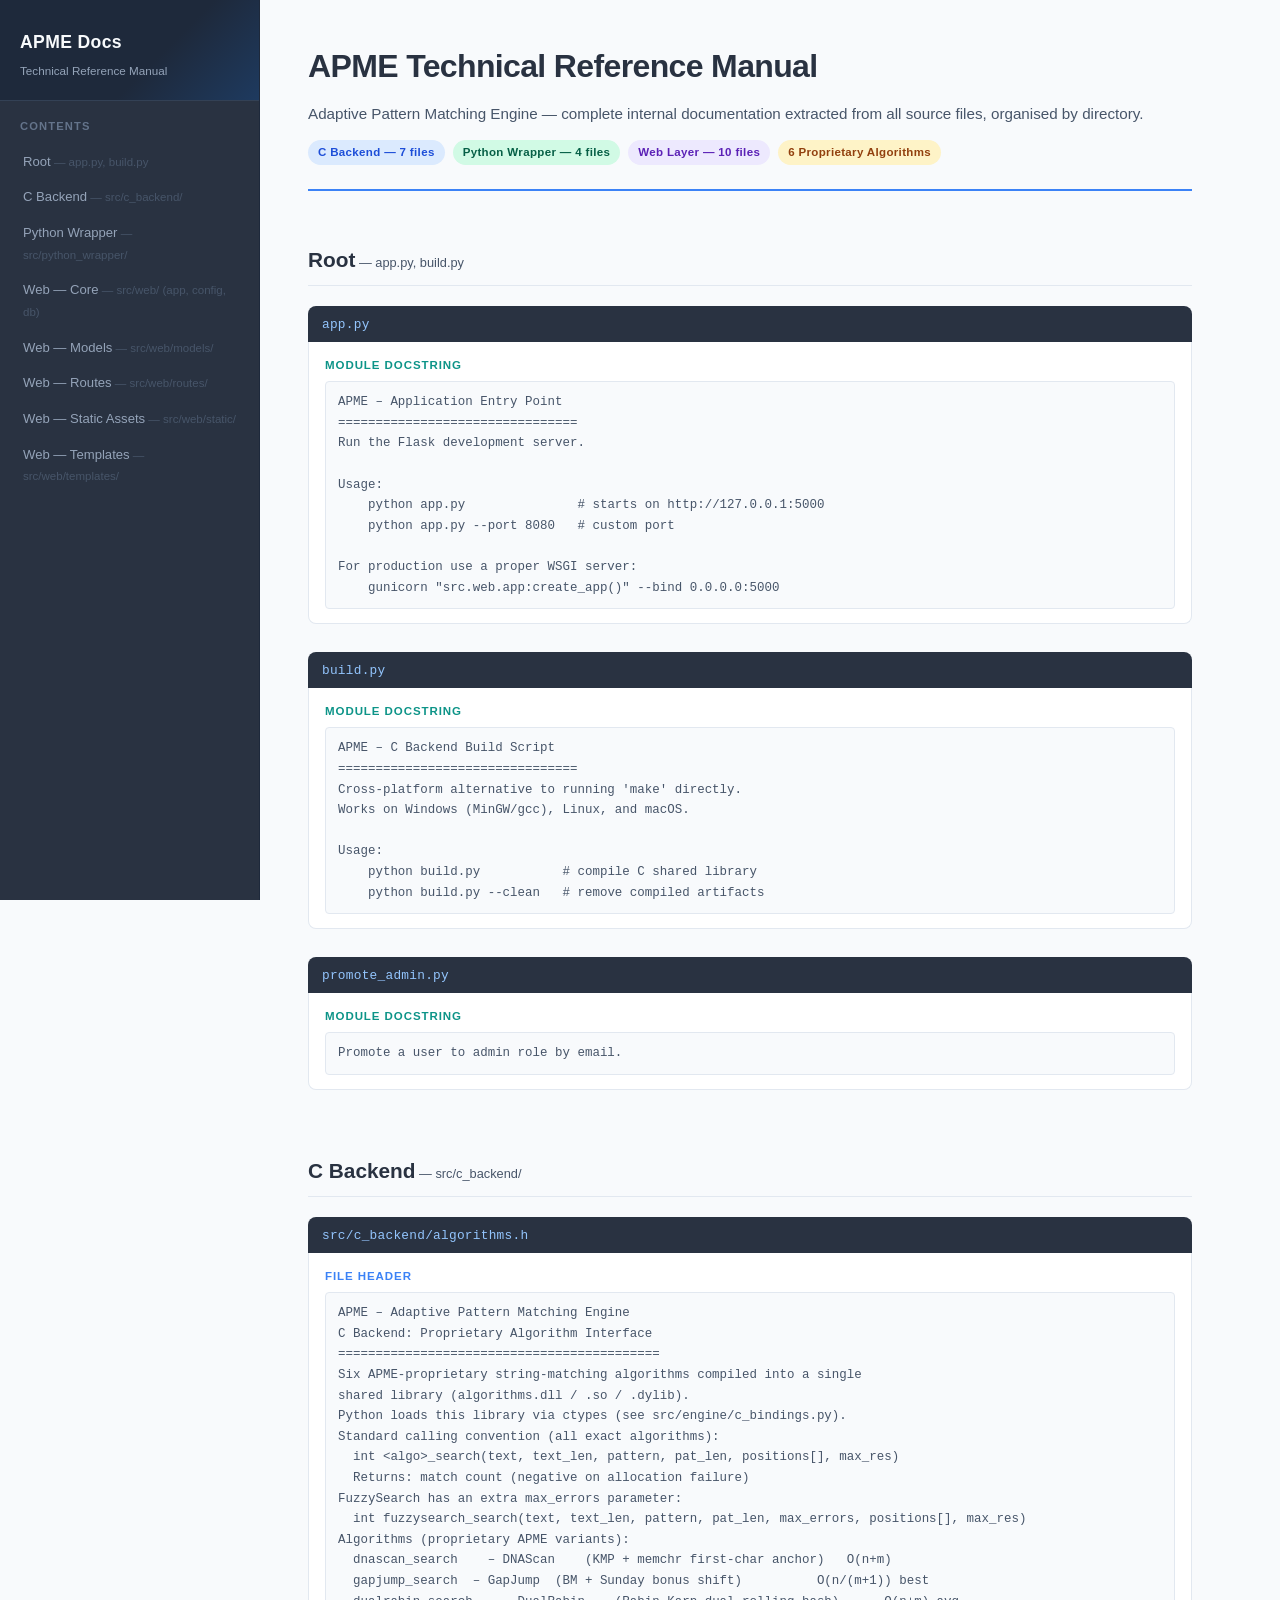
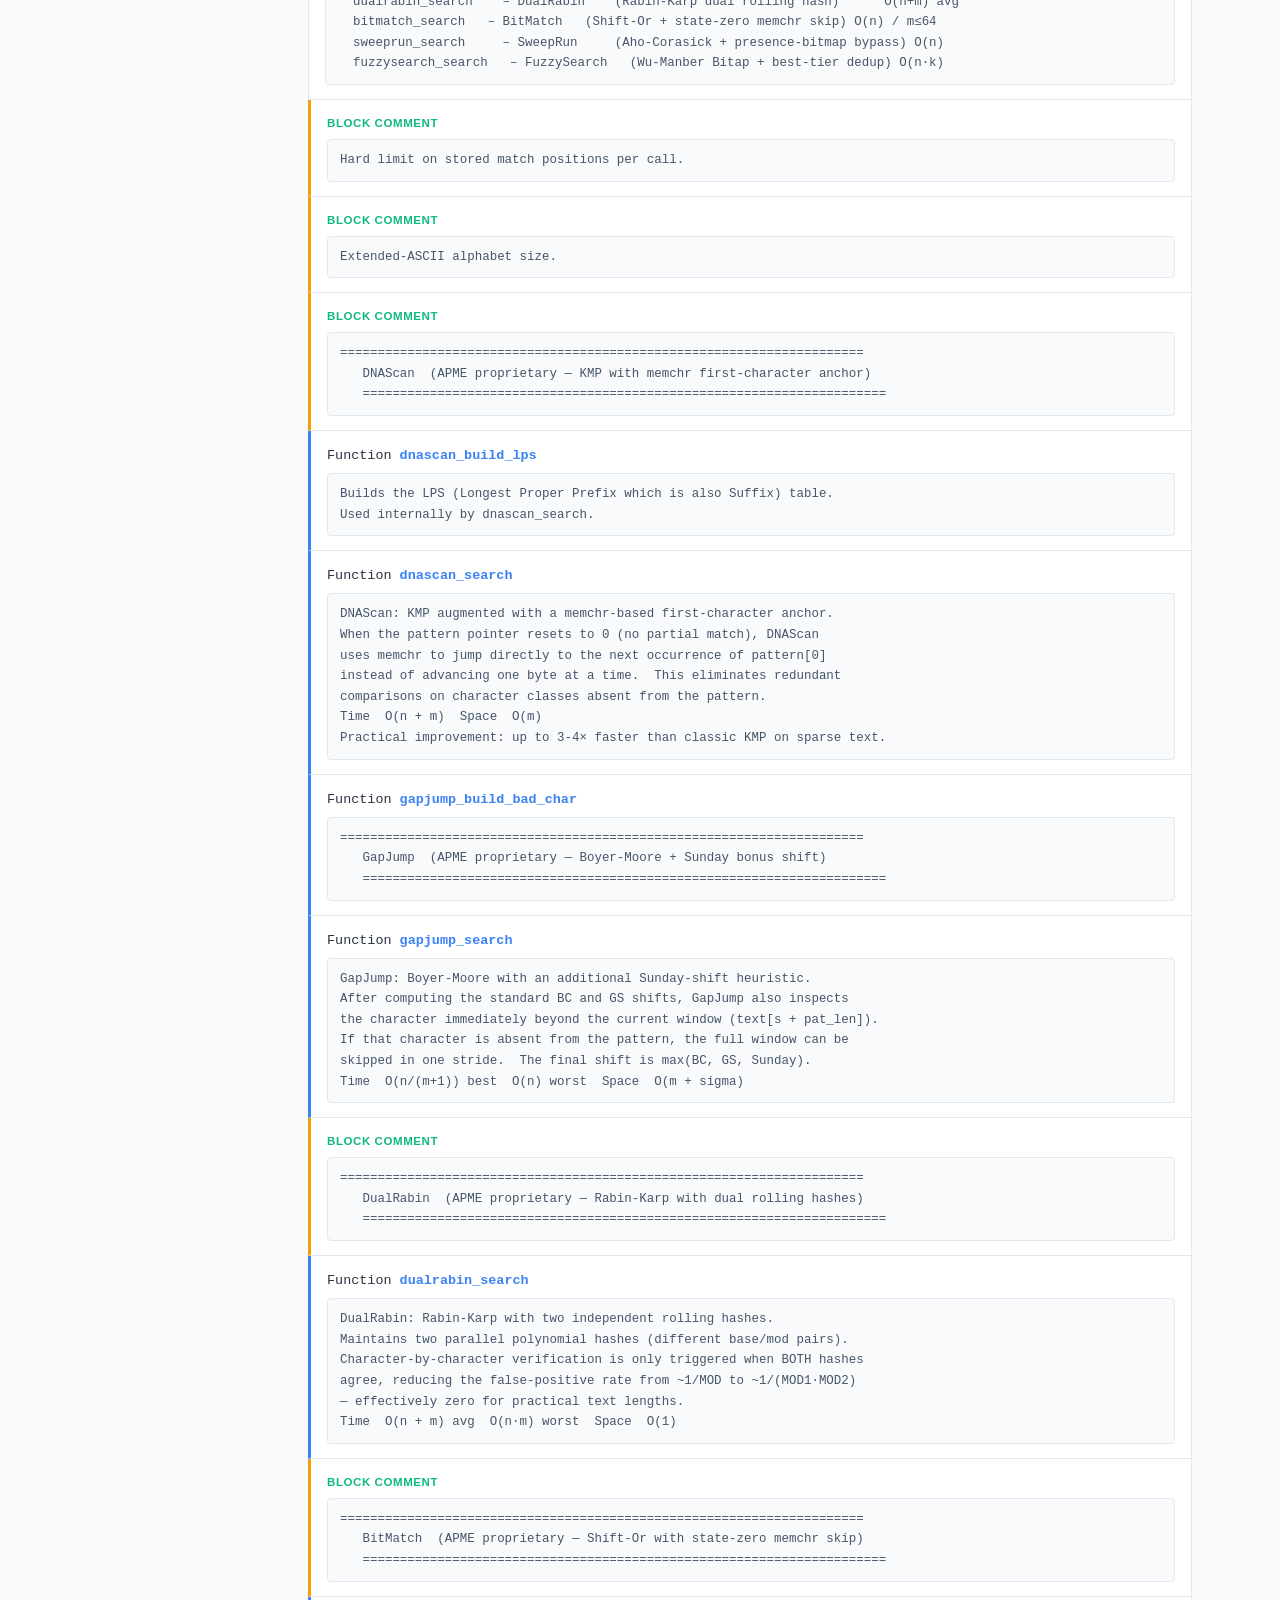
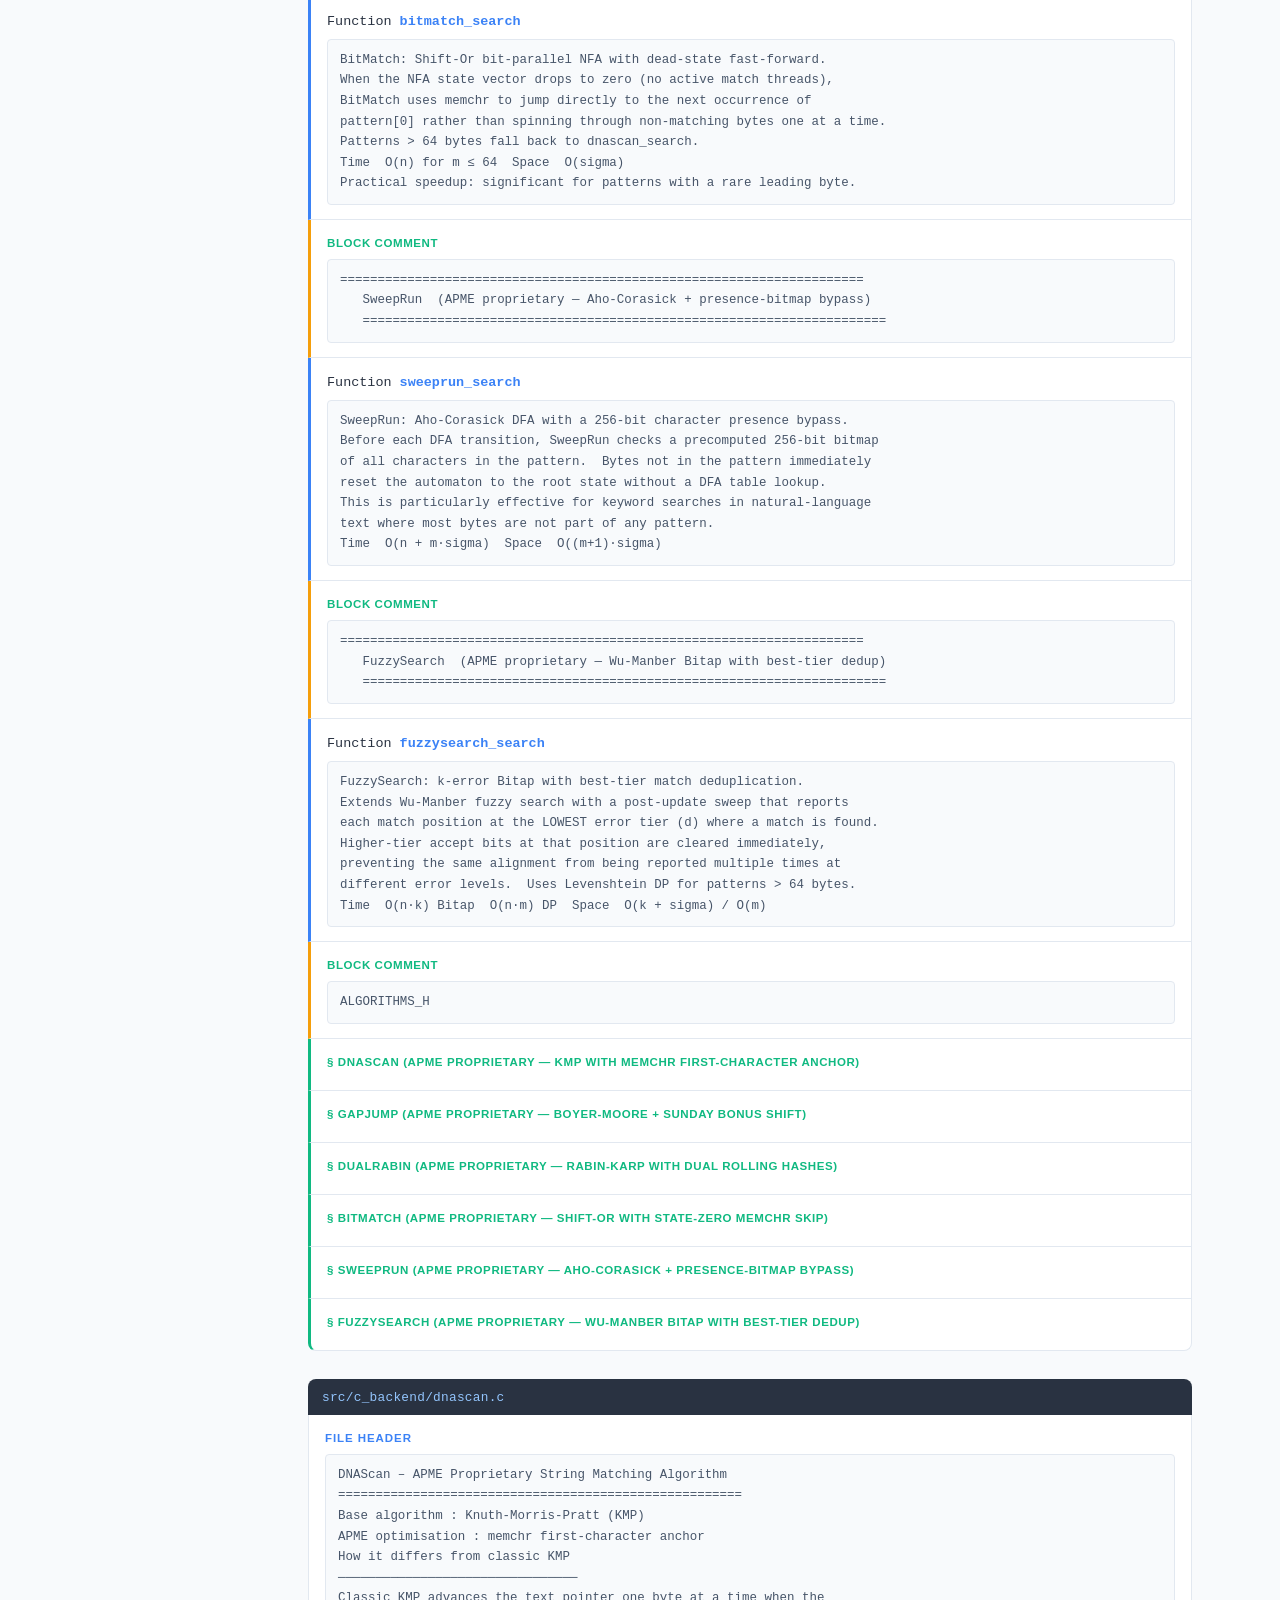
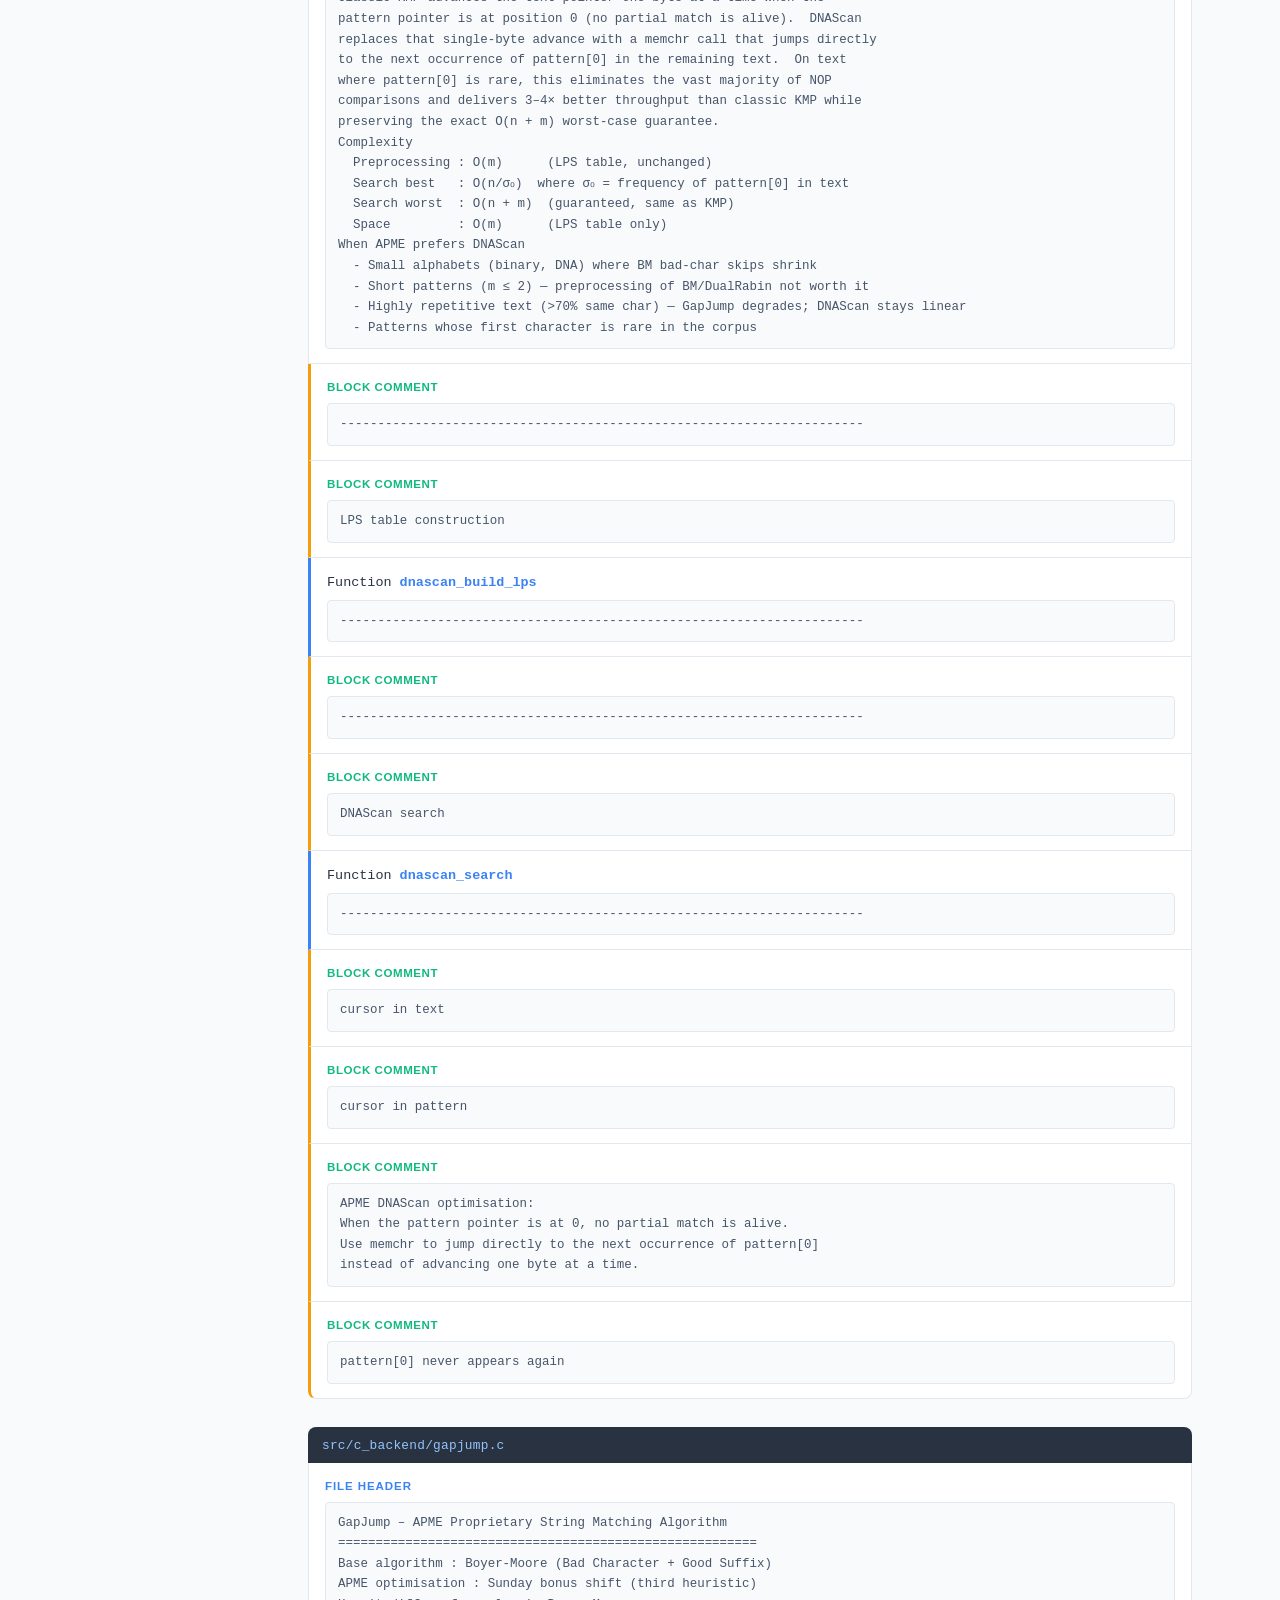
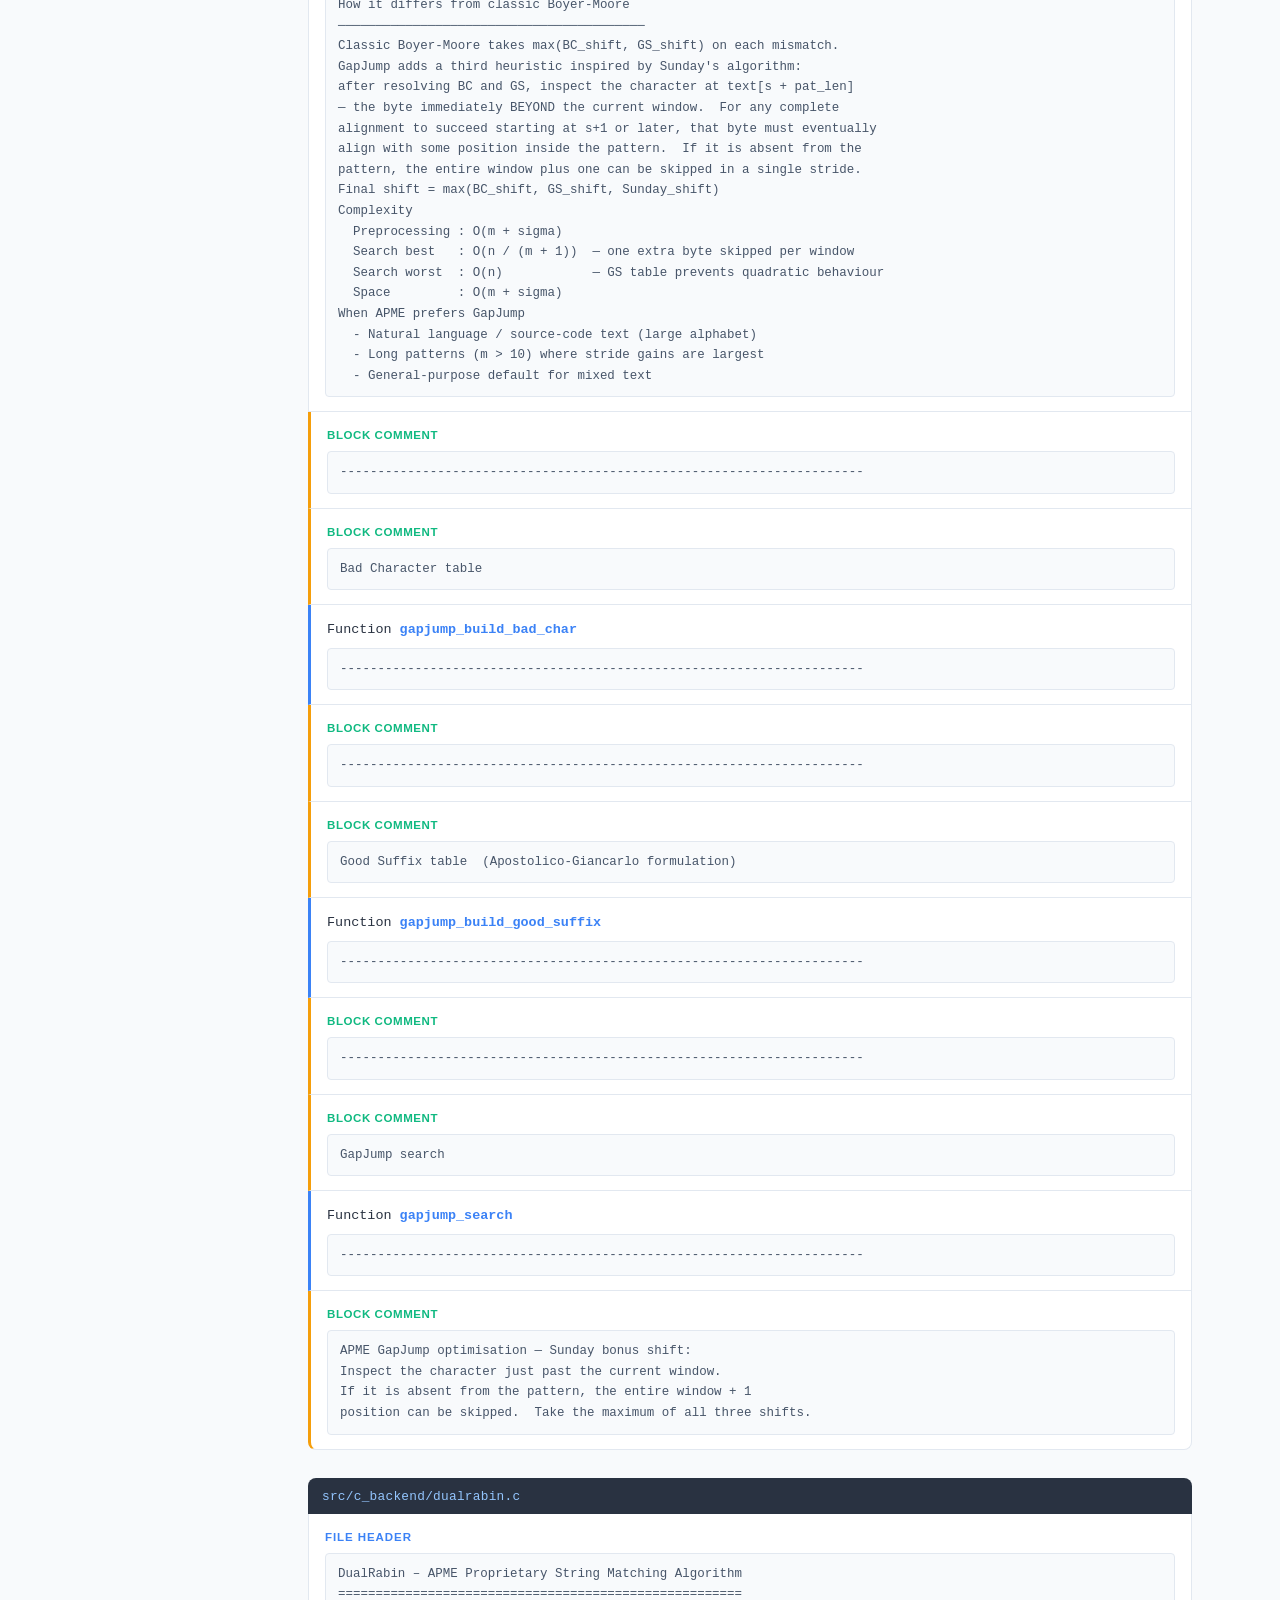
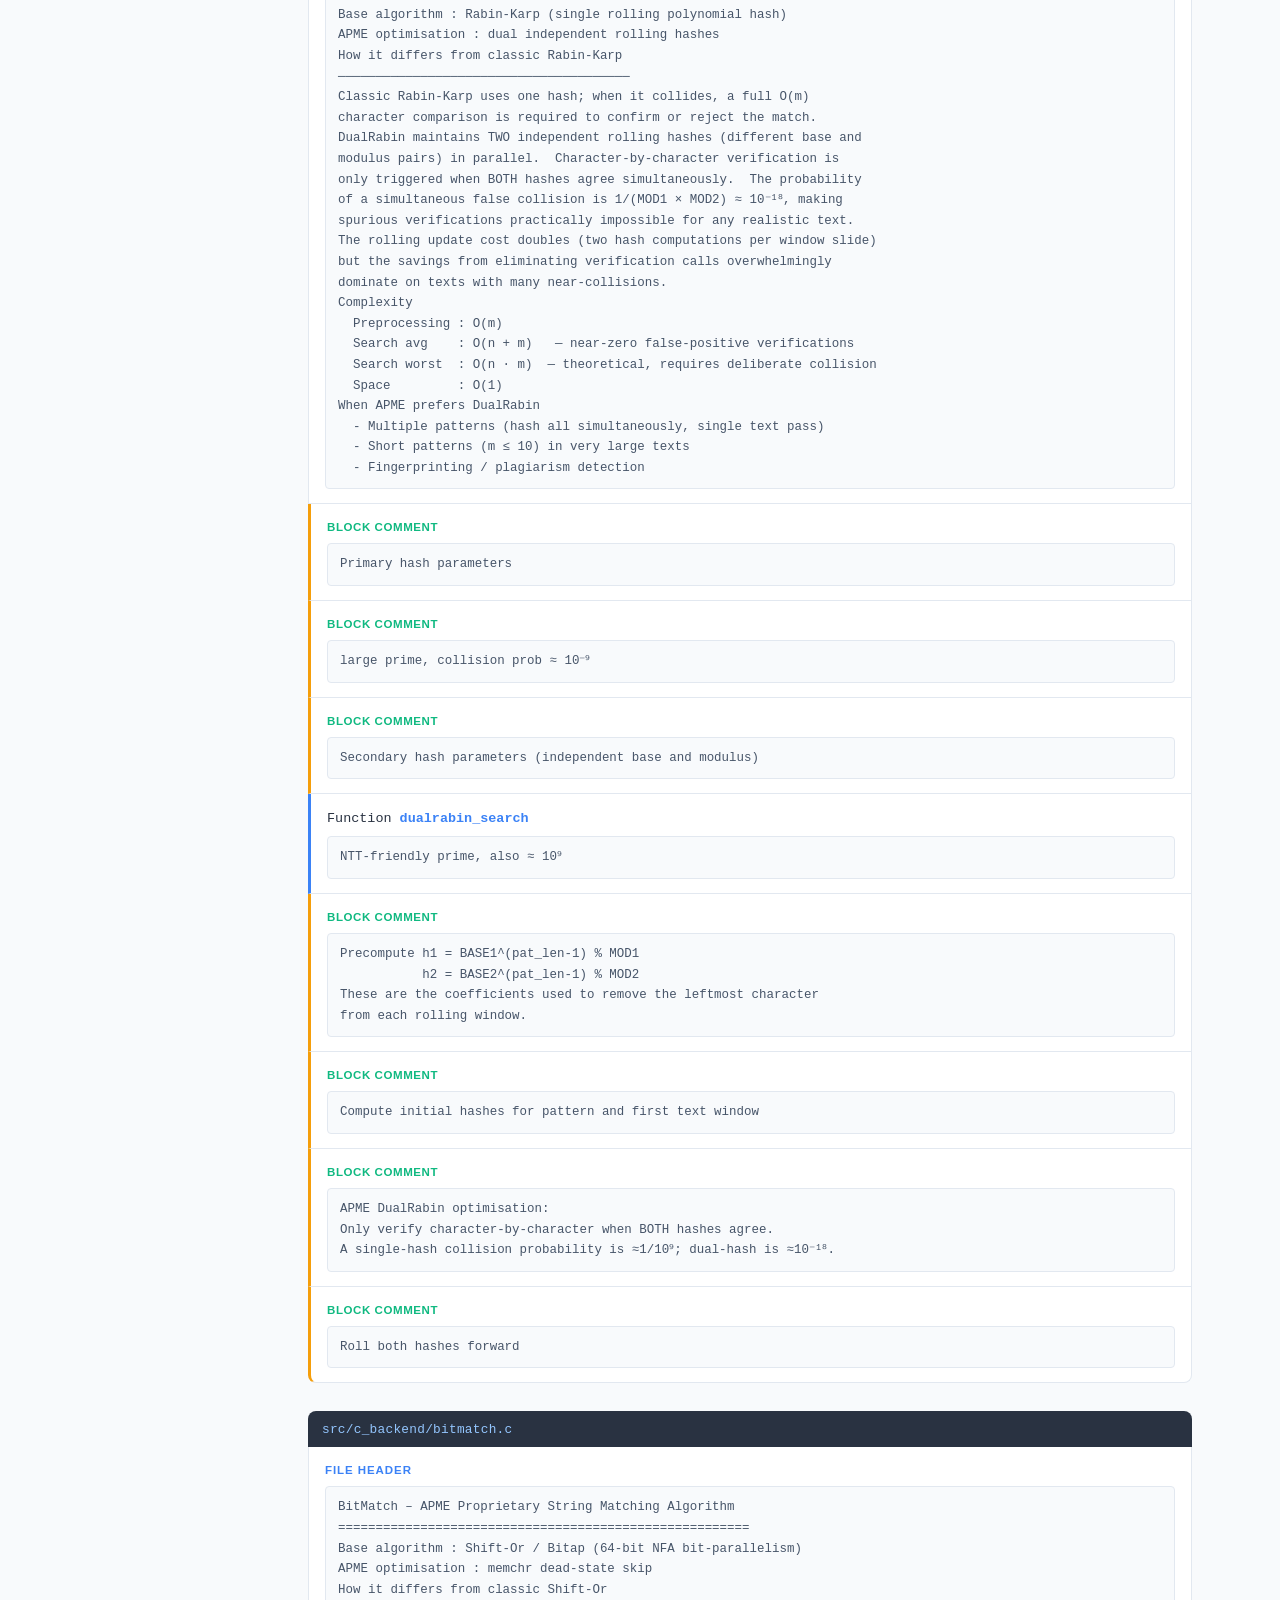
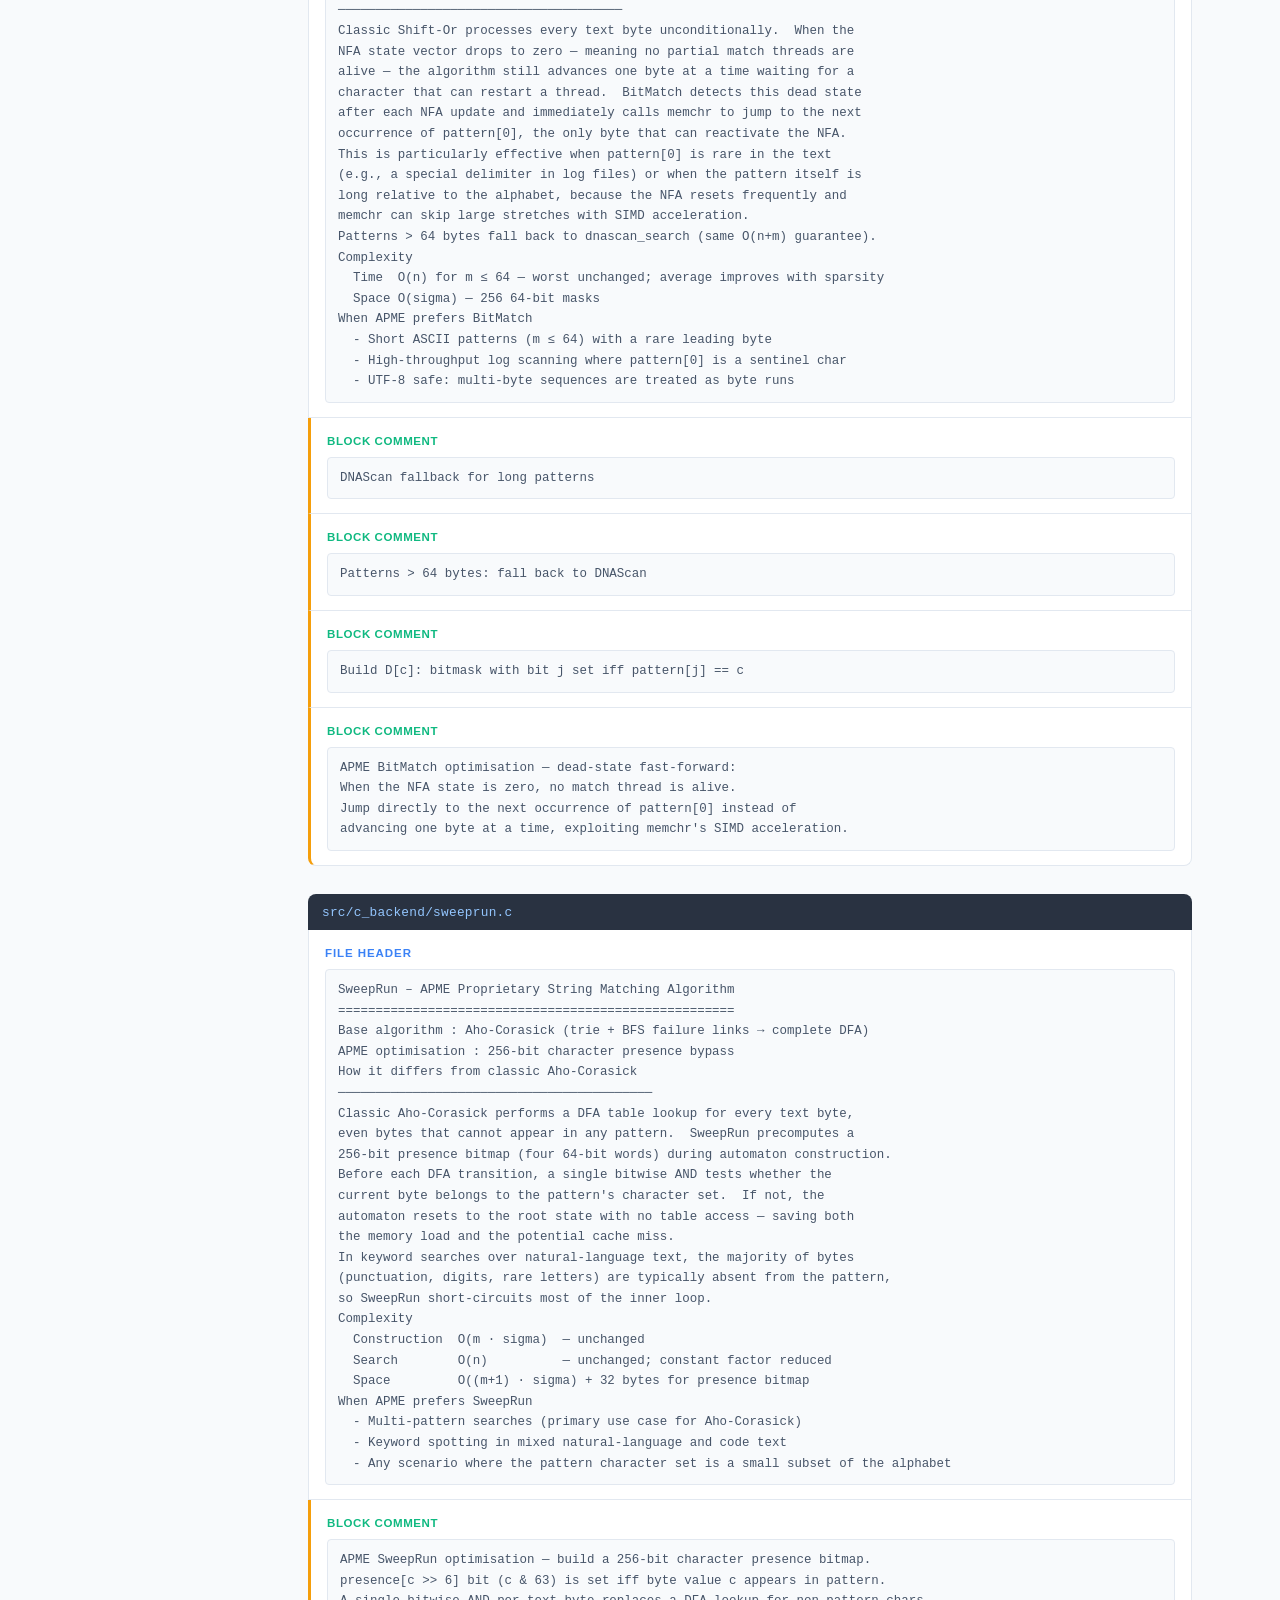
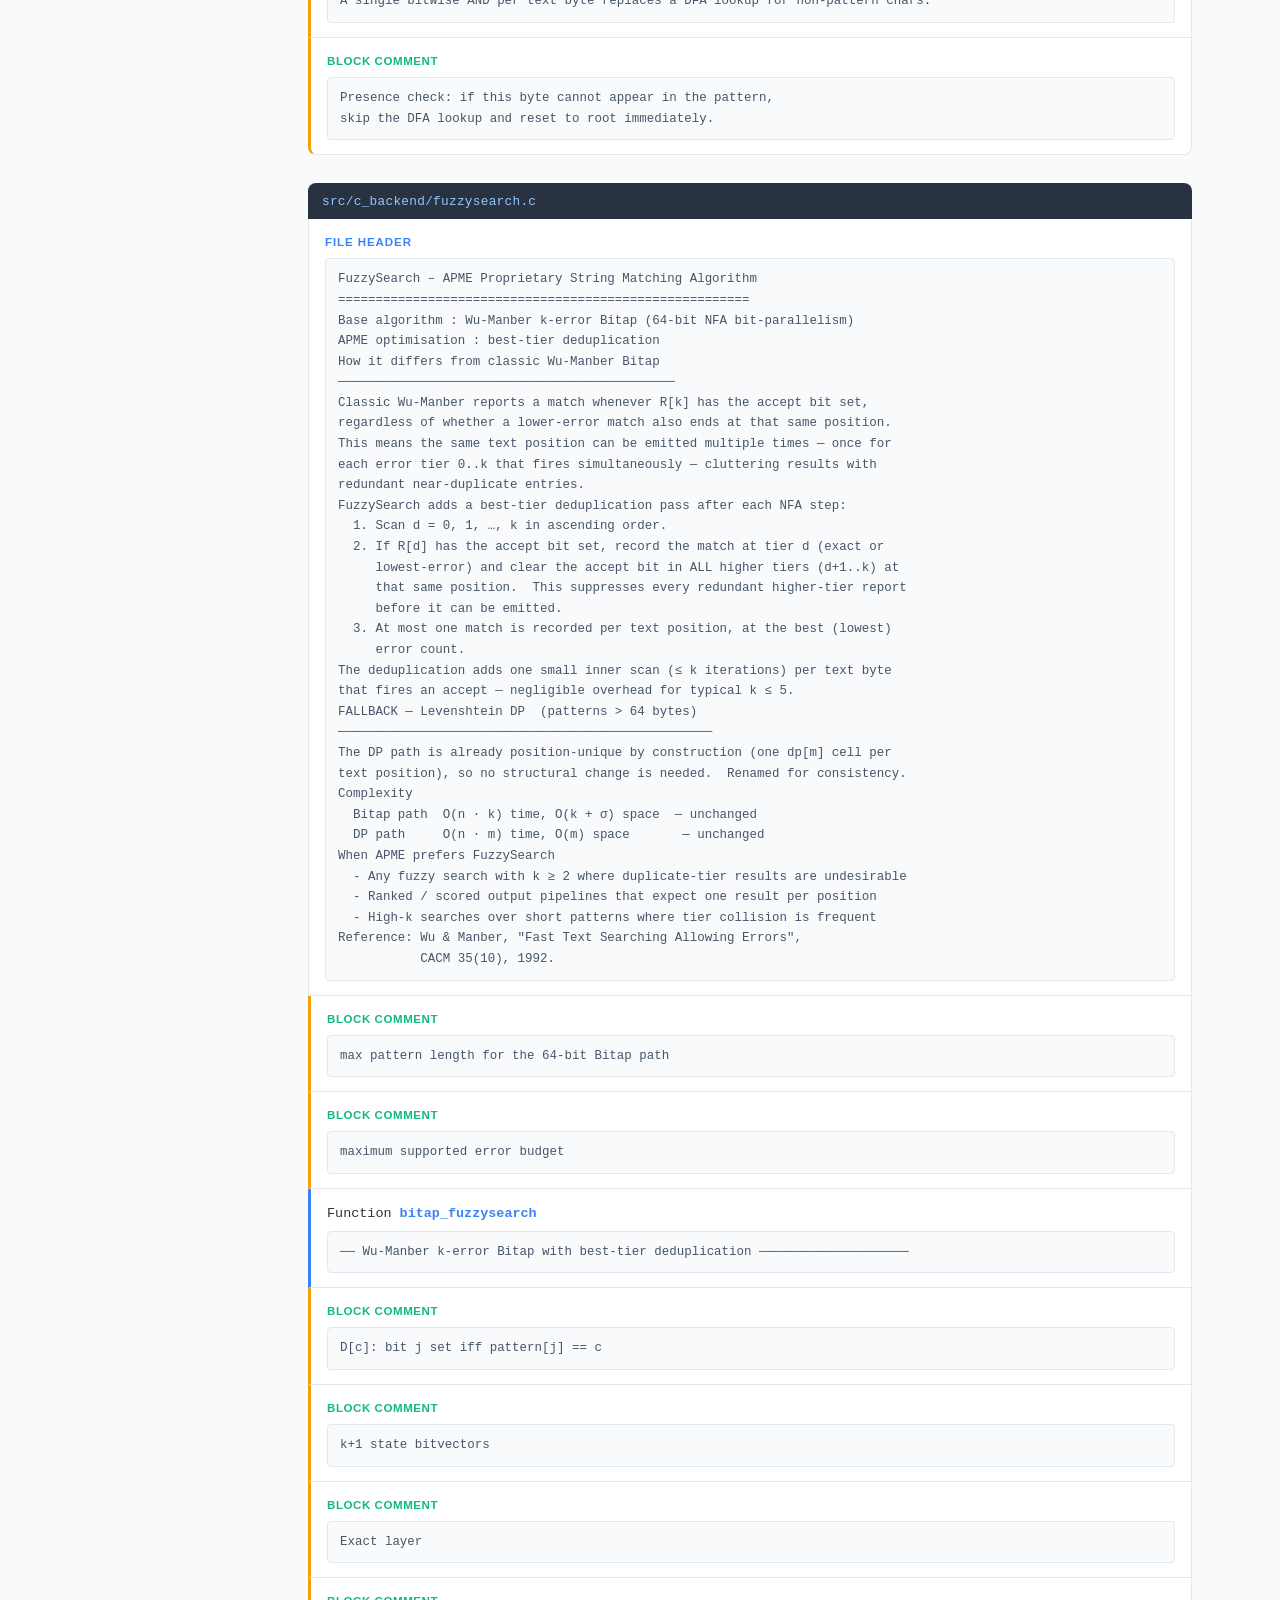
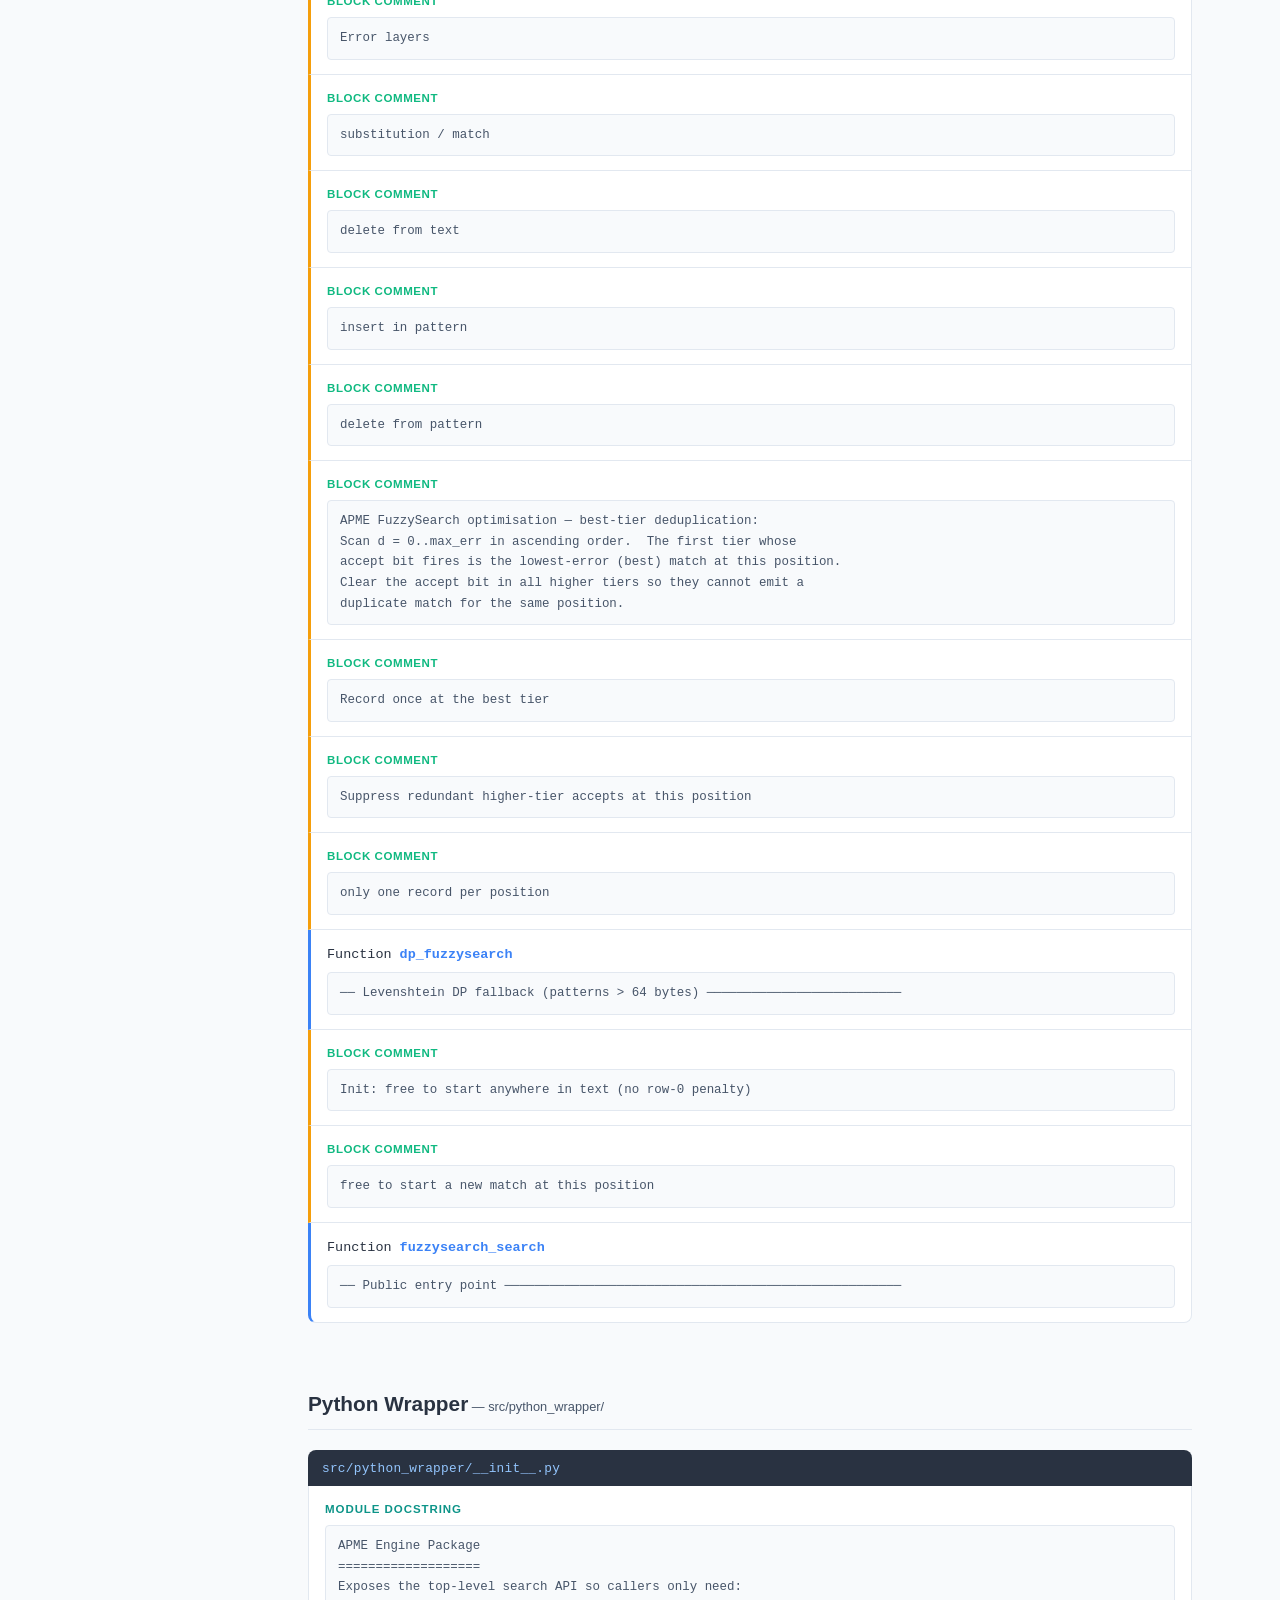
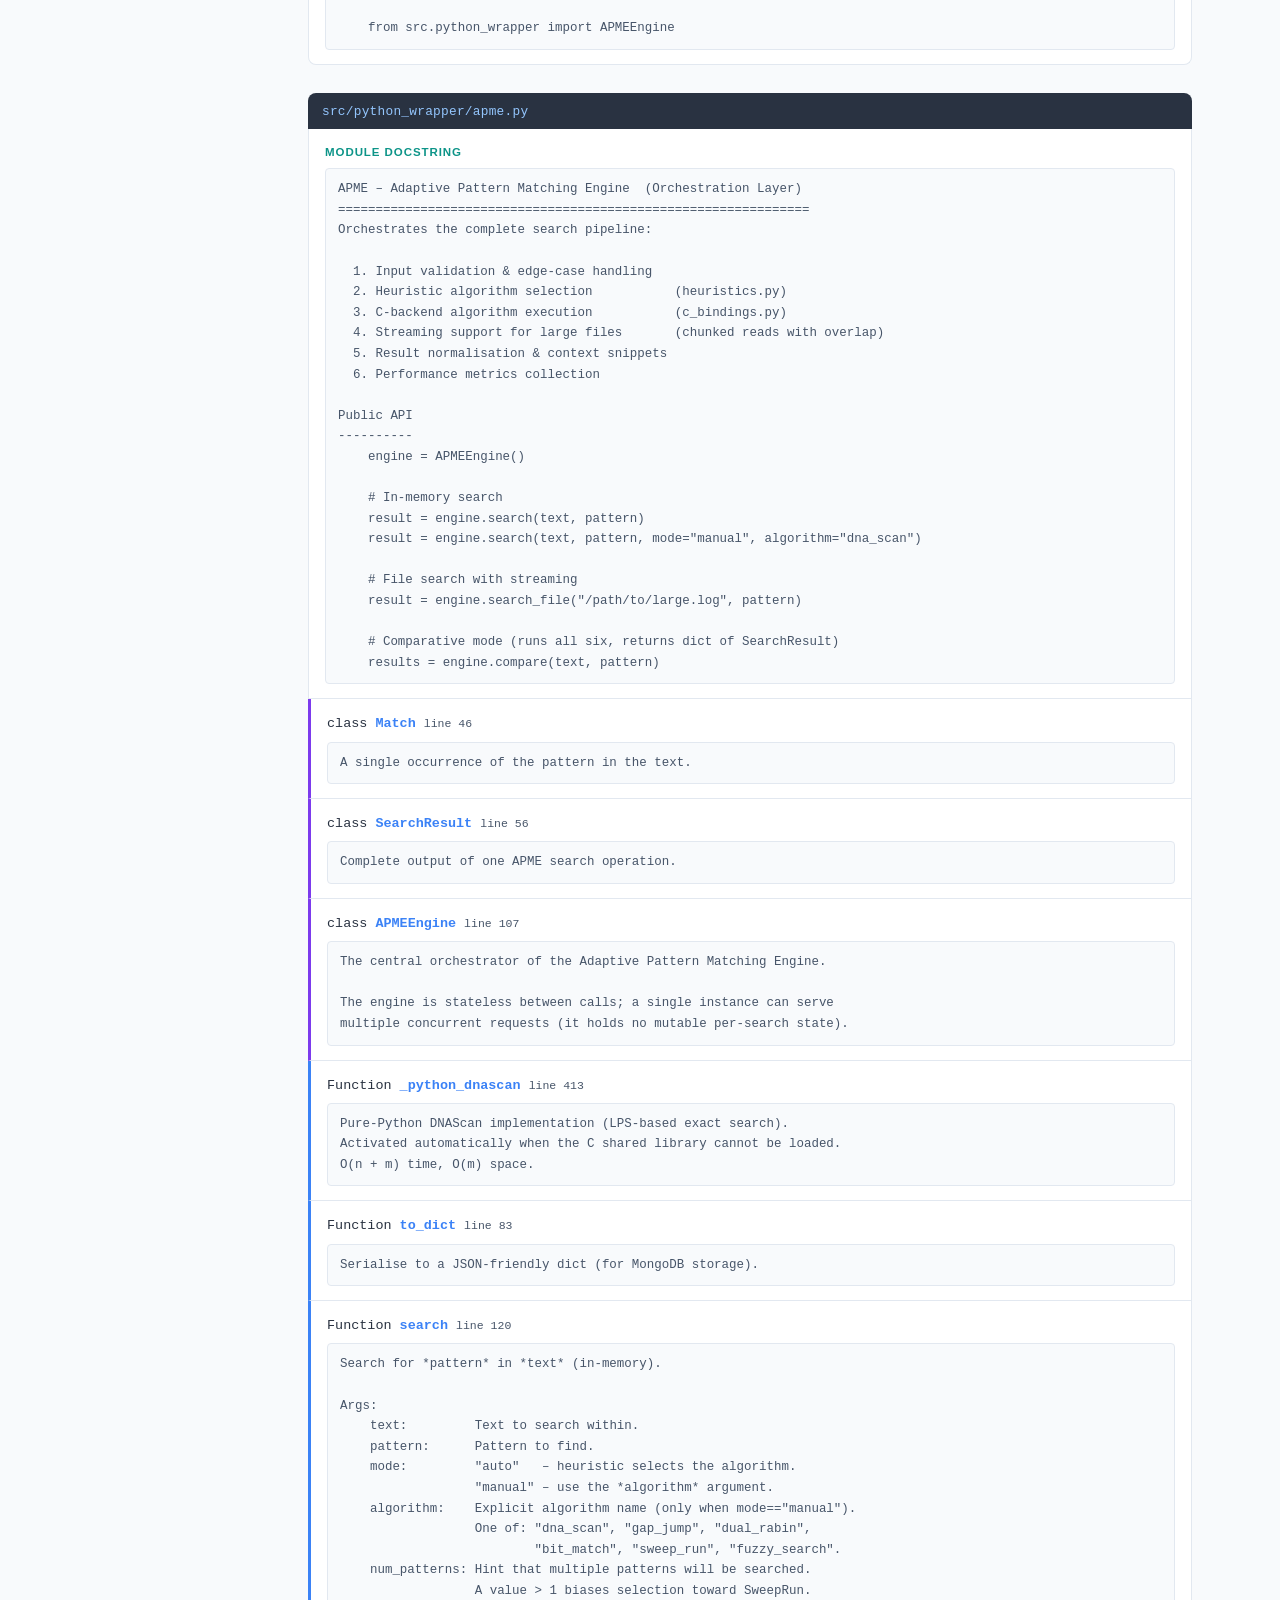
<file: documentation_output.html>
<!DOCTYPE html>
<html lang="en">
<head>
<meta charset="UTF-8"/>
<meta name="viewport" content="width=device-width, initial-scale=1"/>
<title>APME Technical Reference Manual</title>
<style>
  :root {
    --bg:      #F8FAFC;
    --surface: #FFFFFF;
    --border:  #E2E8F0;
    --slate:   #293241;
    --slate2:  #475569;
    --blue:    #3B82F6;
    --blue-l:  #EFF6FF;
    --green:   #10B981;
    --amber:   #F59E0B;
    --purple:  #7C3AED;
    --teal:    #0D9488;
    --radius:  8px;
    --font-mono: "JetBrains Mono","Fira Code","Consolas",monospace;
    --font:    -apple-system,BlinkMacSystemFont,"Segoe UI",Roboto,sans-serif;
  }
  *, *::before, *::after { box-sizing: border-box; margin: 0; padding: 0; }
  body { background: var(--bg); color: var(--slate); font-family: var(--font);
         font-size: 14px; line-height: 1.65; }

  /* ── Layout ── */
  .wrapper { display: grid; grid-template-columns: 260px 1fr; min-height: 100vh; }
  .sidebar { position: sticky; top: 0; height: 100vh; overflow-y: auto;
             background: var(--slate); color: #CBD5E1; padding: 0;
             border-right: 1px solid #1e293b; }
  .main    { padding: 40px 48px 80px; max-width: 980px; }

  /* ── Sidebar header ── */
  .sidebar-hdr { padding: 28px 20px 20px;
                 background: linear-gradient(135deg,#1e293b 60%,#1e3a5f);
                 border-bottom: 1px solid #334155; }
  .sidebar-hdr h1 { font-size: 1.1rem; font-weight: 700;
                    color: #F8FAFC; letter-spacing:.02em; }
  .sidebar-hdr p  { font-size: .73rem; color: #94A3B8; margin-top: 4px; }

  /* ── TOC ── */
  .toc { padding: 16px 0; }
  .toc h3 { font-size: .7rem; font-weight: 600; letter-spacing: .1em;
            text-transform: uppercase; color: #64748B;
            padding: 0 20px 8px; }
  .toc ul { list-style: none; }
  .toc li a { display: block; padding: 7px 20px;
              font-size: .82rem; color: #94A3B8; text-decoration: none;
              border-left: 3px solid transparent;
              transition: all .15s; }
  .toc li a:hover { color: #F8FAFC; background: rgba(255,255,255,.05);
                    border-left-color: var(--blue); }
  .toc-sub { color: #475569; font-size: .72rem; }

  /* ── Page header ── */
  .page-header { margin-bottom: 40px; padding-bottom: 24px;
                 border-bottom: 2px solid var(--blue); }
  .page-header h1 { font-size: 2rem; font-weight: 800; color: var(--slate);
                    letter-spacing: -.02em; }
  .page-header p  { color: var(--slate2); margin-top: 8px; font-size: .95rem; }
  .badge-row { display: flex; gap: 8px; flex-wrap: wrap; margin-top: 14px; }
  .badge { display: inline-flex; align-items: center; gap: 5px;
           padding: 3px 10px; border-radius: 20px; font-size: .72rem;
           font-weight: 600; letter-spacing: .03em; }
  .badge-blue   { background: #DBEAFE; color: #1D4ED8; }
  .badge-green  { background: #D1FAE5; color: #065F46; }
  .badge-purple { background: #EDE9FE; color: #5B21B6; }
  .badge-amber  { background: #FEF3C7; color: #92400E; }

  /* ── Directory section ── */
  .dir-section { margin-bottom: 52px; }
  .dir-title { font-size: 1.3rem; font-weight: 700; color: var(--slate);
               padding: 12px 0 8px; border-bottom: 1px solid var(--border);
               margin-bottom: 20px; }
  .dir-sub { font-size: .8rem; font-weight: 400; color: var(--slate2); }

  /* ── File block ── */
  .file-block { margin-bottom: 28px; }
  .file-header { background: var(--slate); color: #93C5FD;
                 padding: 7px 14px; border-radius: var(--radius) var(--radius) 0 0;
                 font-size: .8rem; letter-spacing: .02em; }
  .file-header code { font-family: var(--font-mono); }

  /* ── Doc cards ── */
  .doc-card { background: var(--surface); border: 1px solid var(--border);
              border-top: none; padding: 14px 16px;
              transition: box-shadow .15s; }
  .doc-card:last-child { border-radius: 0 0 var(--radius) var(--radius); }
  .doc-card:hover { box-shadow: 0 2px 8px rgba(59,130,246,.08); }

  .module-card .doc-kind  { color: var(--teal); font-size: .72rem;
                            font-weight: 700; letter-spacing:.08em;
                            text-transform:uppercase; margin-bottom:6px; }
  .header-card .doc-kind  { color: var(--blue); font-size: .72rem;
                            font-weight: 700; letter-spacing:.08em;
                            text-transform:uppercase; margin-bottom:6px; }
  .class-card  { border-left: 3px solid var(--purple); }
  .func-card   { border-left: 3px solid var(--blue); }
  .section-card { border-left: 3px solid var(--green); }
  .block-card  { border-left: 3px solid var(--amber); }

  .doc-sig  { font-family: var(--font-mono); font-size: .84rem;
              color: var(--slate); margin-bottom: 6px; }
  .doc-sig strong { color: var(--blue); }
  .doc-loc  { font-size: .72rem; color: var(--slate2); }
  .doc-kind { font-size: .72rem; font-weight: 600; letter-spacing:.05em;
              text-transform: uppercase; color: var(--green); margin-bottom:4px; }
  .doc-text { font-family: var(--font-mono); font-size: .78rem;
              color: var(--slate2); white-space: pre-wrap; word-break: break-word;
              background: var(--bg); border-radius: 4px;
              padding: 10px 12px; margin-top: 6px;
              border: 1px solid var(--border); }

  @media (max-width: 768px) {
    .wrapper { grid-template-columns: 1fr; }
    .sidebar { position: static; height: auto; }
    .main    { padding: 24px 20px; }
  }
</style>
</head>
<body>
<div class="wrapper">

  <aside class="sidebar">
    <div class="sidebar-hdr">
      <h1>APME Docs</h1>
      <p>Technical Reference Manual</p>
    </div>
    <nav class="toc">
      <h3>Contents</h3>
      <ul><li><a href="#root">Root<span class="toc-sub"> — app.py, build.py</span></a></li><li><a href="#c_backend">C Backend<span class="toc-sub"> — src/c_backend/</span></a></li><li><a href="#python_wrapper">Python Wrapper<span class="toc-sub"> — src/python_wrapper/</span></a></li><li><a href="#web_core">Web — Core<span class="toc-sub"> — src/web/ (app, config, db)</span></a></li><li><a href="#web_models">Web — Models<span class="toc-sub"> — src/web/models/</span></a></li><li><a href="#web_routes">Web — Routes<span class="toc-sub"> — src/web/routes/</span></a></li><li><a href="#web_static">Web — Static Assets<span class="toc-sub"> — src/web/static/</span></a></li><li><a href="#web_templates">Web — Templates<span class="toc-sub"> — src/web/templates/</span></a></li></ul>
    </nav>
  </aside>

  <main class="main">
    <div class="page-header">
      <h1>APME Technical Reference Manual</h1>
      <p>Adaptive Pattern Matching Engine — complete internal documentation extracted
         from all source files, organised by directory.</p>
      <div class="badge-row">
        <span class="badge badge-blue">C Backend — 7 files</span>
        <span class="badge badge-green">Python Wrapper — 4 files</span>
        <span class="badge badge-purple">Web Layer — 10 files</span>
        <span class="badge badge-amber">6 Proprietary Algorithms</span>
      </div>
    </div>

    <section id="root" class="dir-section"><h2 class="dir-title">Root<span class="dir-sub"> — app.py, build.py</span></h2><div class="file-block"><div class="file-header"><code>app.py</code></div><div class="doc-card module-card"><div class="doc-kind">Module Docstring</div><pre class="doc-text">APME – Application Entry Point
================================
Run the Flask development server.

Usage:
    python app.py               # starts on http://127.0.0.1:5000
    python app.py --port 8080   # custom port

For production use a proper WSGI server:
    gunicorn "src.web.app:create_app()" --bind 0.0.0.0:5000</pre></div></div><div class="file-block"><div class="file-header"><code>build.py</code></div><div class="doc-card module-card"><div class="doc-kind">Module Docstring</div><pre class="doc-text">APME – C Backend Build Script
================================
Cross-platform alternative to running 'make' directly.
Works on Windows (MinGW/gcc), Linux, and macOS.

Usage:
    python build.py           # compile C shared library
    python build.py --clean   # remove compiled artifacts</pre></div></div><div class="file-block"><div class="file-header"><code>promote_admin.py</code></div><div class="doc-card module-card"><div class="doc-kind">Module Docstring</div><pre class="doc-text">Promote a user to admin role by email.</pre></div></div></section><section id="c_backend" class="dir-section"><h2 class="dir-title">C Backend<span class="dir-sub"> — src/c_backend/</span></h2><div class="file-block"><div class="file-header"><code>src/c_backend/algorithms.h</code></div><div class="doc-card header-card"><div class="doc-kind">File Header</div><pre class="doc-text">APME – Adaptive Pattern Matching Engine
C Backend: Proprietary Algorithm Interface
===========================================
Six APME-proprietary string-matching algorithms compiled into a single
shared library (algorithms.dll / .so / .dylib).
Python loads this library via ctypes (see src/engine/c_bindings.py).
Standard calling convention (all exact algorithms):
  int &lt;algo&gt;_search(text, text_len, pattern, pat_len, positions[], max_res)
  Returns: match count (negative on allocation failure)
FuzzySearch has an extra max_errors parameter:
  int fuzzysearch_search(text, text_len, pattern, pat_len, max_errors, positions[], max_res)
Algorithms (proprietary APME variants):
  dnascan_search    – DNAScan    (KMP + memchr first-char anchor)   O(n+m)
  gapjump_search  – GapJump  (BM + Sunday bonus shift)          O(n/(m+1)) best
  dualrabin_search    – DualRabin    (Rabin-Karp dual rolling hash)      O(n+m) avg
  bitmatch_search   – BitMatch   (Shift-Or + state-zero memchr skip) O(n) / m≤64
  sweeprun_search     – SweepRun     (Aho-Corasick + presence-bitmap bypass) O(n)
  fuzzysearch_search   – FuzzySearch   (Wu-Manber Bitap + best-tier dedup) O(n·k)</pre></div><div class="doc-card block-card"><div class="doc-kind">Block Comment</div><pre class="doc-text">Hard limit on stored match positions per call.</pre></div><div class="doc-card block-card"><div class="doc-kind">Block Comment</div><pre class="doc-text">Extended-ASCII alphabet size.</pre></div><div class="doc-card block-card"><div class="doc-kind">Block Comment</div><pre class="doc-text">======================================================================
   DNAScan  (APME proprietary — KMP with memchr first-character anchor)
   ======================================================================</pre></div><div class="doc-card func-card"><div class="doc-sig">Function <strong>dnascan_build_lps</strong></div><pre class=doc-text>Builds the LPS (Longest Proper Prefix which is also Suffix) table.
Used internally by dnascan_search.</pre></div><div class="doc-card func-card"><div class="doc-sig">Function <strong>dnascan_search</strong></div><pre class=doc-text>DNAScan: KMP augmented with a memchr-based first-character anchor.
When the pattern pointer resets to 0 (no partial match), DNAScan
uses memchr to jump directly to the next occurrence of pattern[0]
instead of advancing one byte at a time.  This eliminates redundant
comparisons on character classes absent from the pattern.
Time  O(n + m)  Space  O(m)
Practical improvement: up to 3-4× faster than classic KMP on sparse text.</pre></div><div class="doc-card func-card"><div class="doc-sig">Function <strong>gapjump_build_bad_char</strong></div><pre class=doc-text>======================================================================
   GapJump  (APME proprietary — Boyer-Moore + Sunday bonus shift)
   ======================================================================</pre></div><div class="doc-card func-card"><div class="doc-sig">Function <strong>gapjump_search</strong></div><pre class=doc-text>GapJump: Boyer-Moore with an additional Sunday-shift heuristic.
After computing the standard BC and GS shifts, GapJump also inspects
the character immediately beyond the current window (text[s + pat_len]).
If that character is absent from the pattern, the full window can be
skipped in one stride.  The final shift is max(BC, GS, Sunday).
Time  O(n/(m+1)) best  O(n) worst  Space  O(m + sigma)</pre></div><div class="doc-card block-card"><div class="doc-kind">Block Comment</div><pre class="doc-text">======================================================================
   DualRabin  (APME proprietary — Rabin-Karp with dual rolling hashes)
   ======================================================================</pre></div><div class="doc-card func-card"><div class="doc-sig">Function <strong>dualrabin_search</strong></div><pre class=doc-text>DualRabin: Rabin-Karp with two independent rolling hashes.
Maintains two parallel polynomial hashes (different base/mod pairs).
Character-by-character verification is only triggered when BOTH hashes
agree, reducing the false-positive rate from ~1/MOD to ~1/(MOD1·MOD2)
— effectively zero for practical text lengths.
Time  O(n + m) avg  O(n·m) worst  Space  O(1)</pre></div><div class="doc-card block-card"><div class="doc-kind">Block Comment</div><pre class="doc-text">======================================================================
   BitMatch  (APME proprietary — Shift-Or with state-zero memchr skip)
   ======================================================================</pre></div><div class="doc-card func-card"><div class="doc-sig">Function <strong>bitmatch_search</strong></div><pre class=doc-text>BitMatch: Shift-Or bit-parallel NFA with dead-state fast-forward.
When the NFA state vector drops to zero (no active match threads),
BitMatch uses memchr to jump directly to the next occurrence of
pattern[0] rather than spinning through non-matching bytes one at a time.
Patterns &gt; 64 bytes fall back to dnascan_search.
Time  O(n) for m ≤ 64  Space  O(sigma)
Practical speedup: significant for patterns with a rare leading byte.</pre></div><div class="doc-card block-card"><div class="doc-kind">Block Comment</div><pre class="doc-text">======================================================================
   SweepRun  (APME proprietary — Aho-Corasick + presence-bitmap bypass)
   ======================================================================</pre></div><div class="doc-card func-card"><div class="doc-sig">Function <strong>sweeprun_search</strong></div><pre class=doc-text>SweepRun: Aho-Corasick DFA with a 256-bit character presence bypass.
Before each DFA transition, SweepRun checks a precomputed 256-bit bitmap
of all characters in the pattern.  Bytes not in the pattern immediately
reset the automaton to the root state without a DFA table lookup.
This is particularly effective for keyword searches in natural-language
text where most bytes are not part of any pattern.
Time  O(n + m·sigma)  Space  O((m+1)·sigma)</pre></div><div class="doc-card block-card"><div class="doc-kind">Block Comment</div><pre class="doc-text">======================================================================
   FuzzySearch  (APME proprietary — Wu-Manber Bitap with best-tier dedup)
   ======================================================================</pre></div><div class="doc-card func-card"><div class="doc-sig">Function <strong>fuzzysearch_search</strong></div><pre class=doc-text>FuzzySearch: k-error Bitap with best-tier match deduplication.
Extends Wu-Manber fuzzy search with a post-update sweep that reports
each match position at the LOWEST error tier (d) where a match is found.
Higher-tier accept bits at that position are cleared immediately,
preventing the same alignment from being reported multiple times at
different error levels.  Uses Levenshtein DP for patterns &gt; 64 bytes.
Time  O(n·k) Bitap  O(n·m) DP  Space  O(k + sigma) / O(m)</pre></div><div class="doc-card block-card"><div class="doc-kind">Block Comment</div><pre class="doc-text">ALGORITHMS_H</pre></div><div class="doc-card section-card"><div class="doc-kind">§ DNAScan  (APME proprietary — KMP with memchr first-character anchor)</div></div><div class="doc-card section-card"><div class="doc-kind">§ GapJump  (APME proprietary — Boyer-Moore + Sunday bonus shift)</div></div><div class="doc-card section-card"><div class="doc-kind">§ DualRabin  (APME proprietary — Rabin-Karp with dual rolling hashes)</div></div><div class="doc-card section-card"><div class="doc-kind">§ BitMatch  (APME proprietary — Shift-Or with state-zero memchr skip)</div></div><div class="doc-card section-card"><div class="doc-kind">§ SweepRun  (APME proprietary — Aho-Corasick + presence-bitmap bypass)</div></div><div class="doc-card section-card"><div class="doc-kind">§ FuzzySearch  (APME proprietary — Wu-Manber Bitap with best-tier dedup)</div></div></div><div class="file-block"><div class="file-header"><code>src/c_backend/dnascan.c</code></div><div class="doc-card header-card"><div class="doc-kind">File Header</div><pre class="doc-text">DNAScan – APME Proprietary String Matching Algorithm
======================================================
Base algorithm : Knuth-Morris-Pratt (KMP)
APME optimisation : memchr first-character anchor
How it differs from classic KMP
────────────────────────────────
Classic KMP advances the text pointer one byte at a time when the
pattern pointer is at position 0 (no partial match is alive).  DNAScan
replaces that single-byte advance with a memchr call that jumps directly
to the next occurrence of pattern[0] in the remaining text.  On text
where pattern[0] is rare, this eliminates the vast majority of NOP
comparisons and delivers 3–4× better throughput than classic KMP while
preserving the exact O(n + m) worst-case guarantee.
Complexity
  Preprocessing : O(m)      (LPS table, unchanged)
  Search best   : O(n/σ₀)  where σ₀ = frequency of pattern[0] in text
  Search worst  : O(n + m)  (guaranteed, same as KMP)
  Space         : O(m)      (LPS table only)
When APME prefers DNAScan
  - Small alphabets (binary, DNA) where BM bad-char skips shrink
  - Short patterns (m ≤ 2) — preprocessing of BM/DualRabin not worth it
  - Highly repetitive text (&gt;70% same char) — GapJump degrades; DNAScan stays linear
  - Patterns whose first character is rare in the corpus</pre></div><div class="doc-card block-card"><div class="doc-kind">Block Comment</div><pre class="doc-text">----------------------------------------------------------------------</pre></div><div class="doc-card block-card"><div class="doc-kind">Block Comment</div><pre class="doc-text">LPS table construction</pre></div><div class="doc-card func-card"><div class="doc-sig">Function <strong>dnascan_build_lps</strong></div><pre class=doc-text>----------------------------------------------------------------------</pre></div><div class="doc-card block-card"><div class="doc-kind">Block Comment</div><pre class="doc-text">----------------------------------------------------------------------</pre></div><div class="doc-card block-card"><div class="doc-kind">Block Comment</div><pre class="doc-text">DNAScan search</pre></div><div class="doc-card func-card"><div class="doc-sig">Function <strong>dnascan_search</strong></div><pre class=doc-text>----------------------------------------------------------------------</pre></div><div class="doc-card block-card"><div class="doc-kind">Block Comment</div><pre class="doc-text">cursor in text</pre></div><div class="doc-card block-card"><div class="doc-kind">Block Comment</div><pre class="doc-text">cursor in pattern</pre></div><div class="doc-card block-card"><div class="doc-kind">Block Comment</div><pre class="doc-text">APME DNAScan optimisation:
When the pattern pointer is at 0, no partial match is alive.
Use memchr to jump directly to the next occurrence of pattern[0]
instead of advancing one byte at a time.</pre></div><div class="doc-card block-card"><div class="doc-kind">Block Comment</div><pre class="doc-text">pattern[0] never appears again</pre></div></div><div class="file-block"><div class="file-header"><code>src/c_backend/gapjump.c</code></div><div class="doc-card header-card"><div class="doc-kind">File Header</div><pre class="doc-text">GapJump – APME Proprietary String Matching Algorithm
========================================================
Base algorithm : Boyer-Moore (Bad Character + Good Suffix)
APME optimisation : Sunday bonus shift (third heuristic)
How it differs from classic Boyer-Moore
─────────────────────────────────────────
Classic Boyer-Moore takes max(BC_shift, GS_shift) on each mismatch.
GapJump adds a third heuristic inspired by Sunday's algorithm:
after resolving BC and GS, inspect the character at text[s + pat_len]
— the byte immediately BEYOND the current window.  For any complete
alignment to succeed starting at s+1 or later, that byte must eventually
align with some position inside the pattern.  If it is absent from the
pattern, the entire window plus one can be skipped in a single stride.
Final shift = max(BC_shift, GS_shift, Sunday_shift)
Complexity
  Preprocessing : O(m + sigma)
  Search best   : O(n / (m + 1))  — one extra byte skipped per window
  Search worst  : O(n)            — GS table prevents quadratic behaviour
  Space         : O(m + sigma)
When APME prefers GapJump
  - Natural language / source-code text (large alphabet)
  - Long patterns (m &gt; 10) where stride gains are largest
  - General-purpose default for mixed text</pre></div><div class="doc-card block-card"><div class="doc-kind">Block Comment</div><pre class="doc-text">----------------------------------------------------------------------</pre></div><div class="doc-card block-card"><div class="doc-kind">Block Comment</div><pre class="doc-text">Bad Character table</pre></div><div class="doc-card func-card"><div class="doc-sig">Function <strong>gapjump_build_bad_char</strong></div><pre class=doc-text>----------------------------------------------------------------------</pre></div><div class="doc-card block-card"><div class="doc-kind">Block Comment</div><pre class="doc-text">----------------------------------------------------------------------</pre></div><div class="doc-card block-card"><div class="doc-kind">Block Comment</div><pre class="doc-text">Good Suffix table  (Apostolico-Giancarlo formulation)</pre></div><div class="doc-card func-card"><div class="doc-sig">Function <strong>gapjump_build_good_suffix</strong></div><pre class=doc-text>----------------------------------------------------------------------</pre></div><div class="doc-card block-card"><div class="doc-kind">Block Comment</div><pre class="doc-text">----------------------------------------------------------------------</pre></div><div class="doc-card block-card"><div class="doc-kind">Block Comment</div><pre class="doc-text">GapJump search</pre></div><div class="doc-card func-card"><div class="doc-sig">Function <strong>gapjump_search</strong></div><pre class=doc-text>----------------------------------------------------------------------</pre></div><div class="doc-card block-card"><div class="doc-kind">Block Comment</div><pre class="doc-text">APME GapJump optimisation — Sunday bonus shift:
Inspect the character just past the current window.
If it is absent from the pattern, the entire window + 1
position can be skipped.  Take the maximum of all three shifts.</pre></div></div><div class="file-block"><div class="file-header"><code>src/c_backend/dualrabin.c</code></div><div class="doc-card header-card"><div class="doc-kind">File Header</div><pre class="doc-text">DualRabin – APME Proprietary String Matching Algorithm
======================================================
Base algorithm : Rabin-Karp (single rolling polynomial hash)
APME optimisation : dual independent rolling hashes
How it differs from classic Rabin-Karp
───────────────────────────────────────
Classic Rabin-Karp uses one hash; when it collides, a full O(m)
character comparison is required to confirm or reject the match.
DualRabin maintains TWO independent rolling hashes (different base and
modulus pairs) in parallel.  Character-by-character verification is
only triggered when BOTH hashes agree simultaneously.  The probability
of a simultaneous false collision is 1/(MOD1 × MOD2) ≈ 10⁻¹⁸, making
spurious verifications practically impossible for any realistic text.
The rolling update cost doubles (two hash computations per window slide)
but the savings from eliminating verification calls overwhelmingly
dominate on texts with many near-collisions.
Complexity
  Preprocessing : O(m)
  Search avg    : O(n + m)   — near-zero false-positive verifications
  Search worst  : O(n · m)  — theoretical, requires deliberate collision
  Space         : O(1)
When APME prefers DualRabin
  - Multiple patterns (hash all simultaneously, single text pass)
  - Short patterns (m ≤ 10) in very large texts
  - Fingerprinting / plagiarism detection</pre></div><div class="doc-card block-card"><div class="doc-kind">Block Comment</div><pre class="doc-text">Primary hash parameters</pre></div><div class="doc-card block-card"><div class="doc-kind">Block Comment</div><pre class="doc-text">large prime, collision prob ≈ 10⁻⁹</pre></div><div class="doc-card block-card"><div class="doc-kind">Block Comment</div><pre class="doc-text">Secondary hash parameters (independent base and modulus)</pre></div><div class="doc-card func-card"><div class="doc-sig">Function <strong>dualrabin_search</strong></div><pre class=doc-text>NTT-friendly prime, also ≈ 10⁹</pre></div><div class="doc-card block-card"><div class="doc-kind">Block Comment</div><pre class="doc-text">Precompute h1 = BASE1^(pat_len-1) % MOD1
           h2 = BASE2^(pat_len-1) % MOD2
These are the coefficients used to remove the leftmost character
from each rolling window.</pre></div><div class="doc-card block-card"><div class="doc-kind">Block Comment</div><pre class="doc-text">Compute initial hashes for pattern and first text window</pre></div><div class="doc-card block-card"><div class="doc-kind">Block Comment</div><pre class="doc-text">APME DualRabin optimisation:
Only verify character-by-character when BOTH hashes agree.
A single-hash collision probability is ≈1/10⁹; dual-hash is ≈10⁻¹⁸.</pre></div><div class="doc-card block-card"><div class="doc-kind">Block Comment</div><pre class="doc-text">Roll both hashes forward</pre></div></div><div class="file-block"><div class="file-header"><code>src/c_backend/bitmatch.c</code></div><div class="doc-card header-card"><div class="doc-kind">File Header</div><pre class="doc-text">BitMatch – APME Proprietary String Matching Algorithm
=======================================================
Base algorithm : Shift-Or / Bitap (64-bit NFA bit-parallelism)
APME optimisation : memchr dead-state skip
How it differs from classic Shift-Or
──────────────────────────────────────
Classic Shift-Or processes every text byte unconditionally.  When the
NFA state vector drops to zero — meaning no partial match threads are
alive — the algorithm still advances one byte at a time waiting for a
character that can restart a thread.  BitMatch detects this dead state
after each NFA update and immediately calls memchr to jump to the next
occurrence of pattern[0], the only byte that can reactivate the NFA.
This is particularly effective when pattern[0] is rare in the text
(e.g., a special delimiter in log files) or when the pattern itself is
long relative to the alphabet, because the NFA resets frequently and
memchr can skip large stretches with SIMD acceleration.
Patterns &gt; 64 bytes fall back to dnascan_search (same O(n+m) guarantee).
Complexity
  Time  O(n) for m ≤ 64 — worst unchanged; average improves with sparsity
  Space O(sigma) — 256 64-bit masks
When APME prefers BitMatch
  - Short ASCII patterns (m ≤ 64) with a rare leading byte
  - High-throughput log scanning where pattern[0] is a sentinel char
  - UTF-8 safe: multi-byte sequences are treated as byte runs</pre></div><div class="doc-card block-card"><div class="doc-kind">Block Comment</div><pre class="doc-text">DNAScan fallback for long patterns</pre></div><div class="doc-card block-card"><div class="doc-kind">Block Comment</div><pre class="doc-text">Patterns &gt; 64 bytes: fall back to DNAScan</pre></div><div class="doc-card block-card"><div class="doc-kind">Block Comment</div><pre class="doc-text">Build D[c]: bitmask with bit j set iff pattern[j] == c</pre></div><div class="doc-card block-card"><div class="doc-kind">Block Comment</div><pre class="doc-text">APME BitMatch optimisation — dead-state fast-forward:
When the NFA state is zero, no match thread is alive.
Jump directly to the next occurrence of pattern[0] instead of
advancing one byte at a time, exploiting memchr's SIMD acceleration.</pre></div></div><div class="file-block"><div class="file-header"><code>src/c_backend/sweeprun.c</code></div><div class="doc-card header-card"><div class="doc-kind">File Header</div><pre class="doc-text">SweepRun – APME Proprietary String Matching Algorithm
=====================================================
Base algorithm : Aho-Corasick (trie + BFS failure links → complete DFA)
APME optimisation : 256-bit character presence bypass
How it differs from classic Aho-Corasick
──────────────────────────────────────────
Classic Aho-Corasick performs a DFA table lookup for every text byte,
even bytes that cannot appear in any pattern.  SweepRun precomputes a
256-bit presence bitmap (four 64-bit words) during automaton construction.
Before each DFA transition, a single bitwise AND tests whether the
current byte belongs to the pattern's character set.  If not, the
automaton resets to the root state with no table access — saving both
the memory load and the potential cache miss.
In keyword searches over natural-language text, the majority of bytes
(punctuation, digits, rare letters) are typically absent from the pattern,
so SweepRun short-circuits most of the inner loop.
Complexity
  Construction  O(m · sigma)  — unchanged
  Search        O(n)          — unchanged; constant factor reduced
  Space         O((m+1) · sigma) + 32 bytes for presence bitmap
When APME prefers SweepRun
  - Multi-pattern searches (primary use case for Aho-Corasick)
  - Keyword spotting in mixed natural-language and code text
  - Any scenario where the pattern character set is a small subset of the alphabet</pre></div><div class="doc-card block-card"><div class="doc-kind">Block Comment</div><pre class="doc-text">APME SweepRun optimisation — build a 256-bit character presence bitmap.
presence[c &gt;&gt; 6] bit (c &amp; 63) is set iff byte value c appears in pattern.
A single bitwise AND per text byte replaces a DFA lookup for non-pattern chars.</pre></div><div class="doc-card block-card"><div class="doc-kind">Block Comment</div><pre class="doc-text">Presence check: if this byte cannot appear in the pattern,
skip the DFA lookup and reset to root immediately.</pre></div></div><div class="file-block"><div class="file-header"><code>src/c_backend/fuzzysearch.c</code></div><div class="doc-card header-card"><div class="doc-kind">File Header</div><pre class="doc-text">FuzzySearch – APME Proprietary String Matching Algorithm
=======================================================
Base algorithm : Wu-Manber k-error Bitap (64-bit NFA bit-parallelism)
APME optimisation : best-tier deduplication
How it differs from classic Wu-Manber Bitap
─────────────────────────────────────────────
Classic Wu-Manber reports a match whenever R[k] has the accept bit set,
regardless of whether a lower-error match also ends at that same position.
This means the same text position can be emitted multiple times — once for
each error tier 0..k that fires simultaneously — cluttering results with
redundant near-duplicate entries.
FuzzySearch adds a best-tier deduplication pass after each NFA step:
  1. Scan d = 0, 1, …, k in ascending order.
  2. If R[d] has the accept bit set, record the match at tier d (exact or
     lowest-error) and clear the accept bit in ALL higher tiers (d+1..k) at
     that same position.  This suppresses every redundant higher-tier report
     before it can be emitted.
  3. At most one match is recorded per text position, at the best (lowest)
     error count.
The deduplication adds one small inner scan (≤ k iterations) per text byte
that fires an accept — negligible overhead for typical k ≤ 5.
FALLBACK — Levenshtein DP  (patterns &gt; 64 bytes)
──────────────────────────────────────────────────
The DP path is already position-unique by construction (one dp[m] cell per
text position), so no structural change is needed.  Renamed for consistency.
Complexity
  Bitap path  O(n · k) time, O(k + σ) space  — unchanged
  DP path     O(n · m) time, O(m) space       — unchanged
When APME prefers FuzzySearch
  - Any fuzzy search with k ≥ 2 where duplicate-tier results are undesirable
  - Ranked / scored output pipelines that expect one result per position
  - High-k searches over short patterns where tier collision is frequent
Reference: Wu &amp; Manber, "Fast Text Searching Allowing Errors",
           CACM 35(10), 1992.</pre></div><div class="doc-card block-card"><div class="doc-kind">Block Comment</div><pre class="doc-text">max pattern length for the 64-bit Bitap path</pre></div><div class="doc-card block-card"><div class="doc-kind">Block Comment</div><pre class="doc-text">maximum supported error budget</pre></div><div class="doc-card func-card"><div class="doc-sig">Function <strong>bitap_fuzzysearch</strong></div><pre class=doc-text>── Wu-Manber k-error Bitap with best-tier deduplication ────────────────────</pre></div><div class="doc-card block-card"><div class="doc-kind">Block Comment</div><pre class="doc-text">D[c]: bit j set iff pattern[j] == c</pre></div><div class="doc-card block-card"><div class="doc-kind">Block Comment</div><pre class="doc-text">k+1 state bitvectors</pre></div><div class="doc-card block-card"><div class="doc-kind">Block Comment</div><pre class="doc-text">Exact layer</pre></div><div class="doc-card block-card"><div class="doc-kind">Block Comment</div><pre class="doc-text">Error layers</pre></div><div class="doc-card block-card"><div class="doc-kind">Block Comment</div><pre class="doc-text">substitution / match</pre></div><div class="doc-card block-card"><div class="doc-kind">Block Comment</div><pre class="doc-text">delete from text</pre></div><div class="doc-card block-card"><div class="doc-kind">Block Comment</div><pre class="doc-text">insert in pattern</pre></div><div class="doc-card block-card"><div class="doc-kind">Block Comment</div><pre class="doc-text">delete from pattern</pre></div><div class="doc-card block-card"><div class="doc-kind">Block Comment</div><pre class="doc-text">APME FuzzySearch optimisation — best-tier deduplication:
Scan d = 0..max_err in ascending order.  The first tier whose
accept bit fires is the lowest-error (best) match at this position.
Clear the accept bit in all higher tiers so they cannot emit a
duplicate match for the same position.</pre></div><div class="doc-card block-card"><div class="doc-kind">Block Comment</div><pre class="doc-text">Record once at the best tier</pre></div><div class="doc-card block-card"><div class="doc-kind">Block Comment</div><pre class="doc-text">Suppress redundant higher-tier accepts at this position</pre></div><div class="doc-card block-card"><div class="doc-kind">Block Comment</div><pre class="doc-text">only one record per position</pre></div><div class="doc-card func-card"><div class="doc-sig">Function <strong>dp_fuzzysearch</strong></div><pre class=doc-text>── Levenshtein DP fallback (patterns &gt; 64 bytes) ──────────────────────────</pre></div><div class="doc-card block-card"><div class="doc-kind">Block Comment</div><pre class="doc-text">Init: free to start anywhere in text (no row-0 penalty)</pre></div><div class="doc-card block-card"><div class="doc-kind">Block Comment</div><pre class="doc-text">free to start a new match at this position</pre></div><div class="doc-card func-card"><div class="doc-sig">Function <strong>fuzzysearch_search</strong></div><pre class=doc-text>── Public entry point ─────────────────────────────────────────────────────</pre></div></div></section><section id="python_wrapper" class="dir-section"><h2 class="dir-title">Python Wrapper<span class="dir-sub"> — src/python_wrapper/</span></h2><div class="file-block"><div class="file-header"><code>src/python_wrapper/__init__.py</code></div><div class="doc-card module-card"><div class="doc-kind">Module Docstring</div><pre class="doc-text">APME Engine Package
===================
Exposes the top-level search API so callers only need:

    from src.python_wrapper import APMEEngine</pre></div></div><div class="file-block"><div class="file-header"><code>src/python_wrapper/apme.py</code></div><div class="doc-card module-card"><div class="doc-kind">Module Docstring</div><pre class="doc-text">APME – Adaptive Pattern Matching Engine  (Orchestration Layer)
===============================================================
Orchestrates the complete search pipeline:

  1. Input validation &amp; edge-case handling
  2. Heuristic algorithm selection           (heuristics.py)
  3. C-backend algorithm execution           (c_bindings.py)
  4. Streaming support for large files       (chunked reads with overlap)
  5. Result normalisation &amp; context snippets
  6. Performance metrics collection

Public API
----------
    engine = APMEEngine()

    # In-memory search
    result = engine.search(text, pattern)
    result = engine.search(text, pattern, mode="manual", algorithm="dna_scan")

    # File search with streaming
    result = engine.search_file("/path/to/large.log", pattern)

    # Comparative mode (runs all six, returns dict of SearchResult)
    results = engine.compare(text, pattern)</pre></div><div class="doc-card class-card"><div class="doc-sig">class <strong>Match</strong> <span class="doc-loc">line 46</span></div><pre class="doc-text">A single occurrence of the pattern in the text.</pre></div><div class="doc-card class-card"><div class="doc-sig">class <strong>SearchResult</strong> <span class="doc-loc">line 56</span></div><pre class="doc-text">Complete output of one APME search operation.</pre></div><div class="doc-card class-card"><div class="doc-sig">class <strong>APMEEngine</strong> <span class="doc-loc">line 107</span></div><pre class="doc-text">The central orchestrator of the Adaptive Pattern Matching Engine.

The engine is stateless between calls; a single instance can serve
multiple concurrent requests (it holds no mutable per-search state).</pre></div><div class="doc-card func-card"><div class="doc-sig">Function <strong>_python_dnascan</strong> <span class="doc-loc">line 413</span></div><pre class=doc-text>Pure-Python DNAScan implementation (LPS-based exact search).
Activated automatically when the C shared library cannot be loaded.
O(n + m) time, O(m) space.</pre></div><div class="doc-card func-card"><div class="doc-sig">Function <strong>to_dict</strong> <span class="doc-loc">line 83</span></div><pre class=doc-text>Serialise to a JSON-friendly dict (for MongoDB storage).</pre></div><div class="doc-card func-card"><div class="doc-sig">Function <strong>search</strong> <span class="doc-loc">line 120</span></div><pre class=doc-text>Search for *pattern* in *text* (in-memory).

Args:
    text:         Text to search within.
    pattern:      Pattern to find.
    mode:         "auto"   – heuristic selects the algorithm.
                  "manual" – use the *algorithm* argument.
    algorithm:    Explicit algorithm name (only when mode=="manual").
                  One of: "dna_scan", "gap_jump", "dual_rabin",
                          "bit_match", "sweep_run", "fuzzy_search".
    num_patterns: Hint that multiple patterns will be searched.
                  A value &gt; 1 biases selection toward SweepRun.
    max_errors:   Maximum edit distance for fuzzy matching (0–5).

Returns:
    SearchResult populated with matches and performance data.</pre></div><div class="doc-card func-card"><div class="doc-sig">Function <strong>search_file</strong> <span class="doc-loc">line 165</span></div><pre class=doc-text>Memory-efficient streaming search over a large file.

Reads the file in overlapping chunks to avoid missing cross-boundary
matches.  Overlap width = len(pattern.encode()) − 1, ensuring that
any match spanning two consecutive chunks is captured exactly once.

Args:
    file_path:  Path to the target file.
    pattern:    Pattern to search for.
    mode:       "auto" or "manual".
    algorithm:  Explicit algorithm (only when mode=="manual").
    chunk_size: Bytes to read per iteration (default 64 KB).
    encoding:   File encoding (default UTF-8; falls back to 'replace').

Returns:
    SearchResult with globally-adjusted match positions.</pre></div><div class="doc-card func-card"><div class="doc-sig">Function <strong>compare</strong> <span class="doc-loc">line 266</span></div><pre class=doc-text>Run all six algorithms and return their individual SearchResults.
Used by the "Compare Mode" UI to display a side-by-side benchmark.

Returns:
    Dict mapping algorithm name → SearchResult.</pre></div><div class="doc-card func-card"><div class="doc-sig">Function <strong>_execute</strong> <span class="doc-loc">line 290</span></div><pre class=doc-text>Run the algorithm and return (positions, duration_seconds).</pre></div><div class="doc-card func-card"><div class="doc-sig">Function <strong>_dispatch</strong> <span class="doc-loc">line 303</span></div><pre class=doc-text>Call the appropriate C binding, falling back to Python DNAScan if needed.</pre></div><div class="doc-card func-card"><div class="doc-sig">Function <strong>_build_matches</strong> <span class="doc-loc">line 364</span></div><pre class=doc-text>Convert raw index list into rich Match objects with context.</pre></div><div class="doc-card section-card"><div class="doc-kind">§ In-memory search</div></div><div class="doc-card section-card"><div class="doc-kind">§ File search with streaming</div></div><div class="doc-card section-card"><div class="doc-kind">§ Comparative mode (runs all six, returns dict of SearchResult)</div></div><div class="doc-card section-card"><div class="doc-kind">§ Data classes</div></div><div class="doc-card section-card"><div class="doc-kind">§ Match data</div></div><div class="doc-card section-card"><div class="doc-kind">§ Algorithm metadata</div></div><div class="doc-card section-card"><div class="doc-kind">§ Performance metrics</div></div><div class="doc-card section-card"><div class="doc-kind">§ Input metadata</div></div><div class="doc-card section-card"><div class="doc-kind">§ Warnings</div></div><div class="doc-card section-card"><div class="doc-kind">§ Matches are stored separately to keep documents small</div></div><div class="doc-card section-card"><div class="doc-kind">§ Engine</div></div><div class="doc-card section-card"><div class="doc-kind">§ Public interface</div></div><div class="doc-card section-card"><div class="doc-kind">§ Read a small sample for heuristic analysis</div></div><div class="doc-card section-card"><div class="doc-kind">§ De-duplicate positions that fall inside the leftover region</div></div><div class="doc-card section-card"><div class="doc-kind">§ De-duplicate and sort (small redundancy can occur at chunk boundaries)</div></div><div class="doc-card section-card"><div class="doc-kind">§ Build rich Match objects using the in-memory sample as context source</div></div><div class="doc-card section-card"><div class="doc-kind">§ Private helpers</div></div><div class="doc-card section-card"><div class="doc-kind">§ Pure-Python DNAScan fallback (used when C library is unavailable)</div></div><div class="doc-card section-card"><div class="doc-kind">§ Build LPS table</div></div></div><div class="file-block"><div class="file-header"><code>src/python_wrapper/c_bindings.py</code></div><div class="doc-card module-card"><div class="doc-kind">Module Docstring</div><pre class="doc-text">C Backend Bindings
==================
Loads the compiled shared library (algorithms.dll / .so / .dylib) and
exposes typed Python wrappers for each search function via ctypes.

The library is expected at:
    &lt;project_root&gt;/src/c_backend/algorithms.&lt;ext&gt;

If the library cannot be found, C_BACKEND_AVAILABLE is set to False and
the engine falls back to its pure-Python DNAScan implementation.

Public API
----------
    from src.python_wrapper.c_bindings import (
        dnascan_search, gapjump_search, dualrabin_search,
        bitmatch_search, sweeprun_search, fuzzysearch_search,
    )
    positions = dnascan_search("hello world", "world")           # → [6]
    positions = fuzzysearch_search("hello world", "wrold", k=1)    # → [6]</pre></div><div class="doc-card func-card"><div class="doc-sig">Function <strong>_find_library</strong> <span class="doc-loc">line 38</span></div><pre class=doc-text>Return the path to the compiled shared library, or raise FileNotFoundError.</pre></div><div class="doc-card func-card"><div class="doc-sig">Function <strong>_configure</strong> <span class="doc-loc">line 61</span></div><pre class=doc-text>Attach argument and return types to all six search functions.</pre></div><div class="doc-card func-card"><div class="doc-sig">Function <strong>_call</strong> <span class="doc-loc">line 111</span></div><pre class=doc-text>Invoke a C search function and return a list of match positions.

Args:
    fn:      ctypes function reference (standard 6-arg signature)
    text:    Text to search within
    pattern: Pattern to locate

Returns:
    Sorted list of integer start indices.

Raises:
    RuntimeError: C library not loaded
    ValueError:   C function returned error code (e.g. malloc failure)</pre></div><div class="doc-card func-card"><div class="doc-sig">Function <strong>_call_fuzzysearch</strong> <span class="doc-loc">line 147</span></div><pre class=doc-text>Invoke fuzzysearch_search (7-arg signature with max_errors).</pre></div><div class="doc-card func-card"><div class="doc-sig">Function <strong>dnascan_search</strong> <span class="doc-loc">line 176</span></div><pre class=doc-text>DNAScan via C backend. O(n/σ₀) best case, O(n+m) worst case.</pre></div><div class="doc-card func-card"><div class="doc-sig">Function <strong>gapjump_search</strong> <span class="doc-loc">line 181</span></div><pre class=doc-text>GapJump via C backend. O(n/(m+1)) best case.</pre></div><div class="doc-card func-card"><div class="doc-sig">Function <strong>dualrabin_search</strong> <span class="doc-loc">line 186</span></div><pre class=doc-text>DualRabin (dual rolling hash) via C backend. O(n+m) average. Collision prob ≈ 10⁻¹⁸.</pre></div><div class="doc-card func-card"><div class="doc-sig">Function <strong>bitmatch_search</strong> <span class="doc-loc">line 191</span></div><pre class=doc-text>BitMatch via C backend. O(n) for m ≤ 64.</pre></div><div class="doc-card func-card"><div class="doc-sig">Function <strong>sweeprun_search</strong> <span class="doc-loc">line 196</span></div><pre class=doc-text>SweepRun via C backend. O(n) search.</pre></div><div class="doc-card func-card"><div class="doc-sig">Function <strong>fuzzysearch_search</strong> <span class="doc-loc">line 201</span></div><pre class=doc-text>FuzzySearch (Wu-Manber + best-tier deduplication) via C backend.
O(n·k) for m ≤ 64; O(n·m) Levenshtein DP fallback for m &gt; 64.

Args:
    max_errors: Maximum allowed edit distance (0–5).</pre></div><div class="doc-card section-card"><div class="doc-kind">§ Library discovery &amp; loading</div></div><div class="doc-card section-card"><div class="doc-kind">§ fuzzysearch_search has an extra max_errors parameter</div></div><div class="doc-card section-card"><div class="doc-kind">§ Internal helper</div></div><div class="doc-card section-card"><div class="doc-kind">§ Public wrappers</div></div></div><div class="file-block"><div class="file-header"><code>src/python_wrapper/heuristics.py</code></div><div class="doc-card module-card"><div class="doc-kind">Module Docstring</div><pre class="doc-text">APME Heuristic Algorithm Selector
===================================
Determines which C-backend algorithm will perform best for a given input,
using purely rule-based logic derived from the theoretical complexity of
each algorithm.  No machine-learning or AI is used.

Six APME proprietary algorithms are available:
  dna_scan   – DNAScan  (LPS table + memchr anchor)           O(n/σ₀) best, O(n+m) worst
  gap_jump – GapJump (triple-heuristic skip search)       O(n/(m+1)) best
  dual_rabin   – DualRabin  (dual rolling hash)                   O(n+m) avg, ≈10⁻¹⁸ false-pos
  bit_match  – BitMatch (NFA bit-parallel + dead-state skip)  O(n) for m ≤ 64
  sweep_run    – SweepRun   (DFA automaton + presence bitmap)      O(n) search after O(m·σ) build
  fuzzy_search  – FuzzySearch (approximate NFA + best-tier dedup)   O(n·k); DP fallback for m &gt; 64

Auto-selection decision table (for exact algorithms):
───────────────────────────────────────────────────────────────────────
Priority  Condition                                    Algorithm
────────  ───────────────────────────────────────────  ─────────────
2         m ≤ 2                                        DNAScan
2.5       m ≤ 64 AND ASCII-only pattern                BitMatch
3         num_patterns &gt; 1                             SweepRun
4         alphabet cardinality σ ≤ 4  (binary/DNA)    DNAScan
5         repetitiveness ratio  &gt; 70 %                DNAScan
6         m &gt; 10  AND  σ &gt; 10  AND  n &gt; 5 000         GapJump
7         m ≤ 10  AND  n &gt; 100 000                    DualRabin
8         default                                      GapJump

FuzzySearch and SweepRun are also available as manual selections.

References
----------
Crochemore &amp; Rytter, "Text Algorithms", OUP, 1994.
Navarro &amp; Raffinot, "Flexible Pattern Matching in Strings", CUP, 2002.
Wu &amp; Manber, "Fast Text Searching Allowing Errors", CACM 35(10), 1992.</pre></div><div class="doc-card class-card"><div class="doc-sig">class <strong>HeuristicResult</strong> <span class="doc-loc">line 69</span></div><pre class="doc-text">Carries the selected algorithm and a human-readable justification.</pre></div><div class="doc-card func-card"><div class="doc-sig">Function <strong>_alphabet_size</strong> <span class="doc-loc">line 133</span></div><pre class=doc-text>Count distinct characters in the first _SAMPLE_CAP chars of text.</pre></div><div class="doc-card func-card"><div class="doc-sig">Function <strong>_repetitiveness</strong> <span class="doc-loc">line 138</span></div><pre class=doc-text>Fraction of the sample occupied by the single most-frequent character.
Returns a value in [0, 1].  &gt; 0.70 indicates highly repetitive text.</pre></div><div class="doc-card func-card"><div class="doc-sig">Function <strong>select_algorithm</strong> <span class="doc-loc">line 154</span></div><pre class=doc-text>Choose the best string-matching algorithm for the given input.

Args:
    text:         Full text (or a representative sample) to search.
    pattern:      Primary search pattern.
    num_patterns: Number of distinct patterns in this session.
                  A value &gt; 1 triggers SweepRun preference.
    manual:       If set, bypass heuristics and return this algorithm.
                  Accepted values: "dna_scan", "gap_jump", "dual_rabin",
                     "bit_match", "sweep_run", "fuzzy_search".

Returns:
    HeuristicResult with the selected Algorithm and justification.</pre></div><div class="doc-card section-card"><div class="doc-kind">§ Public types</div></div><div class="doc-card section-card"><div class="doc-kind">§ Per-algorithm complexity reference (shown in the results UI)</div></div><div class="doc-card section-card"><div class="doc-kind">§ Input analysis helpers</div></div><div class="doc-card section-card"><div class="doc-kind">§ Public selector</div></div><div class="doc-card section-card"><div class="doc-kind">§ Manual override</div></div></div></section><section id="web_core" class="dir-section"><h2 class="dir-title">Web — Core<span class="dir-sub"> — src/web/ (app, config, db)</span></h2><div class="file-block"><div class="file-header"><code>src/web/__init__.py</code></div><div class="doc-card section-card"><div class="doc-kind">§ APME Web Package</div></div></div><div class="file-block"><div class="file-header"><code>src/web/app.py</code></div><div class="doc-card module-card"><div class="doc-kind">Module Docstring</div><pre class="doc-text">Flask Application Factory
==========================
Creates and configures the Flask app, registers blueprints,
and sets up Flask-Login.

Usage:
    from src.web.app import create_app
    app = create_app()
    app.run()</pre></div><div class="doc-card func-card"><div class="doc-sig">Function <strong>create_app</strong> <span class="doc-loc">line 25</span></div><pre class=doc-text>Application factory.  Returns a fully configured Flask instance.

Args:
    config_class: Configuration object (defaults to Config).

Returns:
    Configured Flask application.</pre></div><div class="doc-card section-card"><div class="doc-kind">§ Ensure upload directory exists</div></div><div class="doc-card section-card"><div class="doc-kind">§ Database teardown</div></div><div class="doc-card section-card"><div class="doc-kind">§ Flask-Login</div></div><div class="doc-card section-card"><div class="doc-kind">§ Blueprints</div></div><div class="doc-card section-card"><div class="doc-kind">§ MongoDB indexes (idempotent)</div></div></div><div class="file-block"><div class="file-header"><code>src/web/config.py</code></div><div class="doc-card module-card"><div class="doc-kind">Module Docstring</div><pre class="doc-text">Application Configuration
==========================
All settings are read from environment variables with sensible defaults.
Copy .env.example to .env and fill in values before running in production.</pre></div><div class="doc-card section-card"><div class="doc-kind">§ Security</div></div><div class="doc-card section-card"><div class="doc-kind">§ MongoDB</div></div><div class="doc-card section-card"><div class="doc-kind">§ Uploads</div></div><div class="doc-card section-card"><div class="doc-kind">§ Flask</div></div></div><div class="file-block"><div class="file-header"><code>src/web/database.py</code></div><div class="doc-card module-card"><div class="doc-kind">Module Docstring</div><pre class="doc-text">Database Layer
==============
Returns either a real PyMongo database or an in-memory fallback,
depending on whether MongoDB is reachable.

The in-memory store mirrors the PyMongo collection API so all route
code works unchanged.  Data resets on server restart; install MongoDB
and set MONGO_URI in .env for persistent storage.</pre></div><div class="doc-card func-card"><div class="doc-sig">Function <strong>_test_mongo</strong> <span class="doc-loc">line 18</span></div><pre class=doc-text>Return True if MongoDB is reachable at *uri*.</pre></div><div class="doc-card func-card"><div class="doc-sig">Function <strong>get_db</strong> <span class="doc-loc">line 30</span></div><pre class=doc-text>Return the active database handle bound to the current request context.
Falls back to MemoryDatabase when MongoDB is unreachable.</pre></div><div class="doc-card func-card"><div class="doc-sig">Function <strong>close_db</strong> <span class="doc-loc">line 60</span></div><pre class=doc-text>Tear-down hook: close the MongoClient (no-op for in-memory store).</pre></div><div class="doc-card func-card"><div class="doc-sig">Function <strong>init_db_indexes</strong> <span class="doc-loc">line 67</span></div><pre class=doc-text>Create indexes if using real MongoDB (no-op otherwise).</pre></div></div><div class="file-block"><div class="file-header"><code>src/web/memory_store.py</code></div><div class="doc-card module-card"><div class="doc-kind">Module Docstring</div><pre class="doc-text">In-Memory MongoDB-Compatible Store
====================================
A lightweight dict-based store that mirrors the PyMongo collection API
used by this app.  Activated automatically when MongoDB is unreachable.

Supports: insert_one, find_one, find (with sort/limit), update_one,
          count_documents, aggregate (basic $group/$sort), create_index.

Data is held in RAM only — it resets when the server restarts.
Install MongoDB and set MONGO_URI in .env for persistent storage.</pre></div><div class="doc-card class-card"><div class="doc-sig">class <strong>_MemCollection</strong> <span class="doc-loc">line 53</span></div><pre class="doc-text">Mimics a pymongo Collection.</pre></div><div class="doc-card class-card"><div class="doc-sig">class <strong>_Cursor</strong> <span class="doc-loc">line 187</span></div><pre class="doc-text">Mimics a pymongo Cursor with sort() and limit().</pre></div><div class="doc-card class-card"><div class="doc-sig">class <strong>MemoryDatabase</strong> <span class="doc-loc">line 211</span></div><pre class="doc-text">Mimics a pymongo Database; collections are created on first access.</pre></div><div class="doc-card section-card"><div class="doc-kind">§ Accept real 24-hex ObjectId strings or our own format</div></div><div class="doc-card section-card"><div class="doc-kind">§ Write</div></div><div class="doc-card section-card"><div class="doc-kind">§ Read</div></div><div class="doc-card section-card"><div class="doc-kind">§ Aggregation (subset used by admin dashboard)</div></div><div class="doc-card section-card"><div class="doc-kind">§ Helpers</div></div><div class="doc-card section-card"><div class="doc-kind">§ Compare by string representation to handle ObjectId vs str</div></div><div class="doc-card section-card"><div class="doc-kind">§ Resolve group key</div></div><div class="doc-card section-card"><div class="doc-kind">§ Module-level singleton (shared across all requests)</div></div></div></section><section id="web_models" class="dir-section"><h2 class="dir-title">Web — Models<span class="dir-sub"> — src/web/models/</span></h2><div class="file-block"><div class="file-header"><code>src/web/models/__init__.py</code></div><div class="doc-card section-card"><div class="doc-kind">§ Models package</div></div></div><div class="file-block"><div class="file-header"><code>src/web/models/user.py</code></div><div class="doc-card module-card"><div class="doc-kind">Module Docstring</div><pre class="doc-text">User Model
==========
A thin proxy object that wraps a raw MongoDB document and satisfies
the Flask-Login UserMixin interface.  No ORM layer is used; we keep
the model intentionally simple to stay close to the MongoDB document.</pre></div><div class="doc-card class-card"><div class="doc-sig">class <strong>UserProxy</strong> <span class="doc-loc">line 12</span></div><pre class="doc-text">Wraps a MongoDB user document for Flask-Login compatibility.

MongoDB document schema (collection: users):
{
    "_id":          ObjectId,
    "username":     str,
    "email":        str,
    "password":     str,          # werkzeug password hash
    "role":         "user"|"admin",
    "created_at":   datetime,
    "search_count": int
}</pre></div><div class="doc-card section-card"><div class="doc-kind">§ Flask-Login requires a string ID</div></div></div></section><section id="web_routes" class="dir-section"><h2 class="dir-title">Web — Routes<span class="dir-sub"> — src/web/routes/</span></h2><div class="file-block"><div class="file-header"><code>src/web/routes/__init__.py</code></div><div class="doc-card section-card"><div class="doc-kind">§ Routes package</div></div></div><div class="file-block"><div class="file-header"><code>src/web/routes/auth.py</code></div><div class="doc-card module-card"><div class="doc-kind">Module Docstring</div><pre class="doc-text">Authentication Blueprint
=========================
Handles user registration, login, and logout.
Passwords are hashed with Werkzeug's PBKDF2-SHA256 implementation.</pre></div><div class="doc-card section-card"><div class="doc-kind">§ Register</div></div><div class="doc-card section-card"><div class="doc-kind">§ Validation</div></div><div class="doc-card section-card"><div class="doc-kind">§ Create user</div></div><div class="doc-card section-card"><div class="doc-kind">§ Login</div></div><div class="doc-card section-card"><div class="doc-kind">§ Logout</div></div></div><div class="file-block"><div class="file-header"><code>src/web/routes/search.py</code></div><div class="doc-card module-card"><div class="doc-kind">Module Docstring</div><pre class="doc-text">Search Blueprint
================
Core search functionality: file upload, text input, algorithm selection,
result display, history, and the comparison benchmark mode.</pre></div><div class="doc-card func-card"><div class="doc-sig">Function <strong>_save_to_history</strong> <span class="doc-loc">line 223</span></div><pre class=doc-text>Persist search metadata to MongoDB and return the search _id string.</pre></div><div class="doc-card func-card"><div class="doc-sig">Function <strong>compare</strong> <span class="doc-loc">line 361</span></div><pre class=doc-text>Run all three algorithms on the submitted text and return JSON metrics.
Called by the Compare button on the results page via fetch().</pre></div><div class="doc-card func-card"><div class="doc-sig">Function <strong>_safe_extract_zip</strong> <span class="doc-loc">line 481</span></div><pre class=doc-text>Extract text files from a ZIP, guarding against zip-slip and size bombs.</pre></div><div class="doc-card func-card"><div class="doc-sig">Function <strong>_calc_streak</strong> <span class="doc-loc">line 535</span></div><pre class=doc-text>Return the current consecutive-day streak from a desc-sorted list of YYYY-MM-DD strings.</pre></div><div class="doc-card func-card"><div class="doc-sig">Function <strong>_normalize_algo</strong> <span class="doc-loc">line 592</span></div><pre class=doc-text>Return the canonical APME display name for any stored algorithm value.</pre></div><div class="doc-card section-card"><div class="doc-kind">§ Helpers</div></div><div class="doc-card section-card"><div class="doc-kind">§ Increment per-user counter</div></div><div class="doc-card section-card"><div class="doc-kind">§ Detailed performance log (for admin analytics)</div></div><div class="doc-card section-card"><div class="doc-kind">§ Routes</div></div><div class="doc-card section-card"><div class="doc-kind">§ Stringify ObjectIds for Jinja2</div></div><div class="doc-card section-card"><div class="doc-kind">§ Internal enum values</div></div><div class="doc-card section-card"><div class="doc-kind">§ Old classic display names (stored before APME renaming)</div></div><div class="doc-card section-card"><div class="doc-kind">§ Total searches + avg pattern length</div></div><div class="doc-card section-card"><div class="doc-kind">§ 7-day activity (fill missing days with 0)</div></div><div class="doc-card section-card"><div class="doc-kind">§ Input method split</div></div><div class="doc-card section-card"><div class="doc-kind">§ Activity streak</div></div></div><div class="file-block"><div class="file-header"><code>src/web/routes/admin.py</code></div><div class="doc-card module-card"><div class="doc-kind">Module Docstring</div><pre class="doc-text">Admin Blueprint
===============
Accessible only to users with role == "admin".
Provides a global analytics dashboard and user management.</pre></div><div class="doc-card func-card"><div class="doc-sig">Function <strong>admin_required</strong> <span class="doc-loc">line 32</span></div><pre class=doc-text>Restrict a route to authenticated admin users.</pre></div><div class="doc-card func-card"><div class="doc-sig">Function <strong>promote</strong> <span class="doc-loc">line 114</span></div><pre class=doc-text>Promote a user to admin role.</pre></div><div class="doc-card section-card"><div class="doc-kind">§ Decorator</div></div><div class="doc-card section-card"><div class="doc-kind">§ Routes</div></div><div class="doc-card section-card"><div class="doc-kind">§ Summary counts</div></div><div class="doc-card section-card"><div class="doc-kind">§ Algorithm usage distribution</div></div><div class="doc-card section-card"><div class="doc-kind">§ Per-algorithm performance averages</div></div><div class="doc-card section-card"><div class="doc-kind">§ Round for display and attach human-readable name</div></div><div class="doc-card section-card"><div class="doc-kind">§ Recent 20 searches across all users</div></div><div class="doc-card section-card"><div class="doc-kind">§ Top users by search count</div></div></div></section><section id="web_static" class="dir-section"><h2 class="dir-title">Web — Static Assets<span class="dir-sub"> — src/web/static/</span></h2><div class="file-block"><div class="file-header"><code>src/web/static/js/app.js</code></div><div class="doc-card header-card"><div class="doc-kind">File Header</div><pre class="doc-text">APME – Global JavaScript
Provides shared utilities used across all pages.</pre></div><div class="doc-card section-card"><div class="doc-kind">§ Bootstrap tooltip initialisation</div></div><div class="doc-card section-card"><div class="doc-kind">§ Utility: format bytes</div></div><div class="doc-card section-card"><div class="doc-kind">§ Utility: escape HTML</div></div></div></section><section id="web_templates" class="dir-section"><h2 class="dir-title">Web — Templates<span class="dir-sub"> — src/web/templates/</span></h2><div class="file-block"><div class="file-header"><code>src/web/templates/base.html</code></div><div class="doc-card section-card"><div class="doc-kind">§ Bootstrap 5</div></div><div class="doc-card section-card"><div class="doc-kind">§ Bootstrap Icons</div></div><div class="doc-card section-card"><div class="doc-kind">§ Chart.js</div></div><div class="doc-card section-card"><div class="doc-kind">§ Custom styles</div></div><div class="doc-card section-card"><div class="doc-kind">§ Navbar ────────────────────────────────────────────────────────────</div></div><div class="doc-card section-card"><div class="doc-kind">§ Logo + Wordmark</div></div><div class="doc-card section-card"><div class="doc-kind">§ APME inline SVG logo: magnifying glass with pattern-match nodes</div></div><div class="doc-card section-card"><div class="doc-kind">§ Lens outer ring</div></div><div class="doc-card section-card"><div class="doc-kind">§ Lens subtle fill</div></div><div class="doc-card section-card"><div class="doc-kind">§ Text line 1</div></div><div class="doc-card section-card"><div class="doc-kind">§ Text line 2 — dimmed (behind match highlight)</div></div><div class="doc-card section-card"><div class="doc-kind">§ Match highlight rect</div></div><div class="doc-card section-card"><div class="doc-kind">§ Pattern-match nodes (blue)</div></div><div class="doc-card section-card"><div class="doc-kind">§ Connector between nodes</div></div><div class="doc-card section-card"><div class="doc-kind">§ Text line 3 (slightly shorter)</div></div><div class="doc-card section-card"><div class="doc-kind">§ Handle</div></div><div class="doc-card section-card"><div class="doc-kind">§ Flash messages ─────────────────────────────────────────────────────</div></div><div class="doc-card section-card"><div class="doc-kind">§ Main content ───────────────────────────────────────────────────────</div></div><div class="doc-card section-card"><div class="doc-kind">§ Footer ─────────────────────────────────────────────────────────────</div></div><div class="doc-card section-card"><div class="doc-kind">§ Brand</div></div><div class="doc-card section-card"><div class="doc-kind">§ Algorithm list</div></div><div class="doc-card section-card"><div class="doc-kind">§ Links</div></div><div class="doc-card section-card"><div class="doc-kind">§ Bootstrap JS</div></div><div class="doc-card section-card"><div class="doc-kind">§ Custom JS</div></div></div><div class="file-block"><div class="file-header"><code>src/web/templates/landing.html</code></div><div class="doc-card section-card"><div class="doc-kind">§ Hero ══════════════════════════════════════════════════════════════</div></div><div class="doc-card section-card"><div class="doc-kind">§ Left: copy + CTA</div></div><div class="doc-card section-card"><div class="doc-kind">§ Right: scan animation block</div></div><div class="doc-card section-card"><div class="doc-kind">§ Animated scan beam</div></div><div class="doc-card section-card"><div class="doc-kind">§ Code lines with match highlights</div></div><div class="doc-card section-card"><div class="doc-kind">§ Stats strip</div></div><div class="doc-card section-card"><div class="doc-kind">§ Info Tabs ══════════════════════════════════════════════════════════</div></div><div class="doc-card section-card"><div class="doc-kind">§ Tab nav</div></div><div class="doc-card section-card"><div class="doc-kind">§ Tab panes</div></div><div class="doc-card section-card"><div class="doc-kind">§ About APME</div></div><div class="doc-card section-card"><div class="doc-kind">§ Auto-Selection</div></div><div class="doc-card section-card"><div class="doc-kind">§ Algorithm List</div></div><div class="doc-card section-card"><div class="doc-kind">§ Performance Charts</div></div><div class="doc-card section-card"><div class="doc-kind">§ CTA Strip ══════════════════════════════════════════════════════════</div></div></div><div class="file-block"><div class="file-header"><code>src/web/templates/login.html</code></div><div class="doc-card section-card"><div class="doc-kind">§ Logo mark</div></div></div><div class="file-block"><div class="file-header"><code>src/web/templates/register.html</code></div><div class="doc-card section-card"><div class="doc-kind">§ Logo mark</div></div></div><div class="file-block"><div class="file-header"><code>src/web/templates/dashboard.html</code></div><div class="doc-card section-card"><div class="doc-kind">§ Welcome hero ────────────────────────────────────────────────────────</div></div><div class="doc-card section-card"><div class="doc-kind">§ Action cards grid ───────────────────────────────────────────────────</div></div><div class="doc-card section-card"><div class="doc-kind">§ Search Engine — primary</div></div><div class="doc-card section-card"><div class="doc-kind">§ Search History</div></div><div class="doc-card section-card"><div class="doc-kind">§ Statistics</div></div><div class="doc-card section-card"><div class="doc-kind">§ Admin Dashboard</div></div><div class="doc-card section-card"><div class="doc-kind">§ Batch Search shortcut</div></div><div class="doc-card section-card"><div class="doc-kind">§ Account / Logout</div></div><div class="doc-card section-card"><div class="doc-kind">§ Algorithm quick-reference ───────────────────────────────────────────</div></div></div><div class="file-block"><div class="file-header"><code>src/web/templates/index.html</code></div><div class="doc-card section-card"><div class="doc-kind">§ Hero ───────────────────────────────────────────────────────────────</div></div><div class="doc-card section-card"><div class="doc-kind">§ Search form ───────────────────────────────────────────────────────</div></div><div class="doc-card section-card"><div class="doc-kind">§ Input mode tabs</div></div><div class="doc-card section-card"><div class="doc-kind">§ Text pane</div></div><div class="doc-card section-card"><div class="doc-kind">§ File pane</div></div><div class="doc-card section-card"><div class="doc-kind">§ Batch pane</div></div><div class="doc-card section-card"><div class="doc-kind">§ Pattern + mode + algorithm row</div></div><div class="doc-card section-card"><div class="doc-kind">§ Pattern</div></div><div class="doc-card section-card"><div class="doc-kind">§ Mode</div></div><div class="doc-card section-card"><div class="doc-kind">§ Algorithm picker (manual only)</div></div><div class="doc-card section-card"><div class="doc-kind">§ Max errors (FuzzySearch only)</div></div><div class="doc-card section-card"><div class="doc-kind">§ Inline error box</div></div><div class="doc-card section-card"><div class="doc-kind">§ Submit</div></div><div class="doc-card section-card"><div class="doc-kind">§ Skeleton loader ────────────────────────────────────────────────────</div></div><div class="doc-card section-card"><div class="doc-kind">§ Algorithm reference cards ───────────────────────────────────────</div></div></div><div class="file-block"><div class="file-header"><code>src/web/templates/results.html</code></div><div class="doc-card section-card"><div class="doc-kind">§ Summary bar ─────────────────────────────────────────────────────</div></div><div class="doc-card section-card"><div class="doc-kind">§ Warnings ────────────────────────────────────────────────────────</div></div><div class="doc-card section-card"><div class="doc-kind">§ Metric cards ─────────────────────────────────────────────────────</div></div><div class="doc-card section-card"><div class="doc-kind">§ Algorithm</div></div><div class="doc-card section-card"><div class="doc-kind">§ Time</div></div><div class="doc-card section-card"><div class="doc-kind">§ Text size</div></div><div class="doc-card section-card"><div class="doc-kind">§ Matches</div></div><div class="doc-card section-card"><div class="doc-kind">§ Selection reasoning ──────────────────────────────────────────────</div></div><div class="doc-card section-card"><div class="doc-kind">§ Algorithm Comparison ─────────────────────────────────────────────</div></div><div class="doc-card section-card"><div class="doc-kind">§ Match list ───────────────────────────────────────────────────────</div></div></div><div class="file-block"><div class="file-header"><code>src/web/templates/batch_results.html</code></div><div class="doc-card section-card"><div class="doc-kind">§ Summary bar ─────────────────────────────────────────────────────</div></div><div class="doc-card section-card"><div class="doc-kind">§ Metric cards ─────────────────────────────────────────────────────</div></div><div class="doc-card section-card"><div class="doc-kind">§ Per-file breakdown ───────────────────────────────────────────────</div></div></div><div class="file-block"><div class="file-header"><code>src/web/templates/statistics.html</code></div><div class="doc-card section-card"><div class="doc-kind">§ KPI cards</div></div><div class="doc-card section-card"><div class="doc-kind">§ Charts</div></div><div class="doc-card section-card"><div class="doc-kind">§ Algorithm distribution</div></div><div class="doc-card section-card"><div class="doc-kind">§ 7-day activity</div></div><div class="doc-card section-card"><div class="doc-kind">§ Input method split</div></div><div class="doc-card section-card"><div class="doc-kind">§ Empty state (shown when no data)</div></div></div><div class="file-block"><div class="file-header"><code>src/web/templates/algorithm_detail.html</code></div><div class="doc-card section-card"><div class="doc-kind">§ Breadcrumb ──────────────────────────────────────────────────────</div></div><div class="doc-card section-card"><div class="doc-kind">§ Hero card ───────────────────────────────────────────────────────</div></div><div class="doc-card section-card"><div class="doc-kind">§ How it works + Notes ────────────────────────────────────────────</div></div><div class="doc-card section-card"><div class="doc-kind">§ Steps</div></div><div class="doc-card section-card"><div class="doc-kind">§ Notes</div></div><div class="doc-card section-card"><div class="doc-kind">§ Complexity table ─────────────────────────────────────────────────</div></div><div class="doc-card section-card"><div class="doc-kind">§ All algorithms nav ───────────────────────────────────────────────</div></div></div><div class="file-block"><div class="file-header"><code>src/web/templates/admin/dashboard.html</code></div><div class="doc-card section-card"><div class="doc-kind">§ Summary cards ────────────────────────────────────────────────────</div></div><div class="doc-card section-card"><div class="doc-kind">§ Charts ───────────────────────────────────────────────────────────</div></div><div class="doc-card section-card"><div class="doc-kind">§ Performance table ────────────────────────────────────────────────</div></div><div class="doc-card section-card"><div class="doc-kind">§ Recent searches ──────────────────────────────────────────────────</div></div><div class="doc-card section-card"><div class="doc-kind">§ Top users ────────────────────────────────────────────────────────</div></div></div></section>
  </main>
</div>
</body>
</html>
</file>
